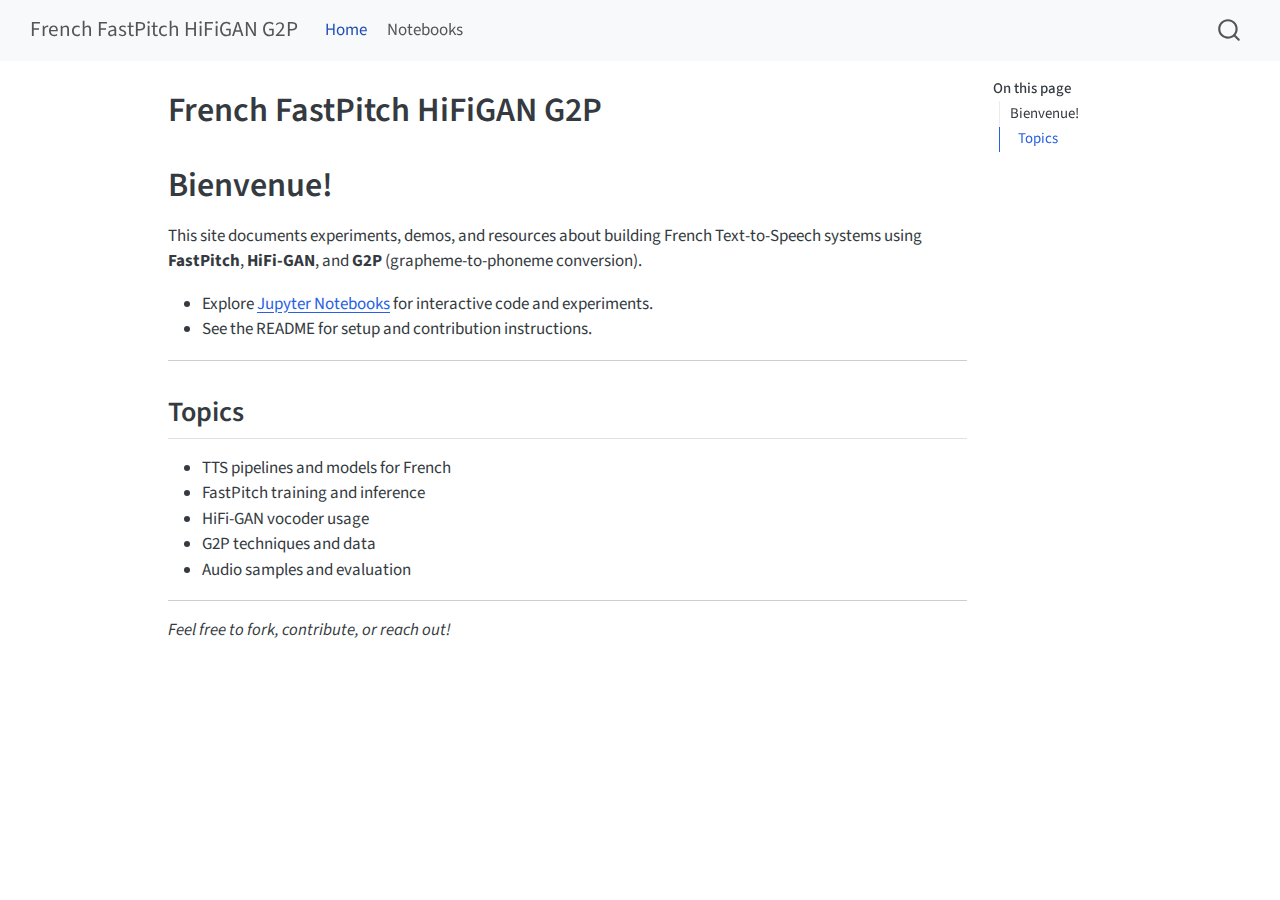
<file: docs/index.html>
<!DOCTYPE html>
<html xmlns="http://www.w3.org/1999/xhtml" lang="en" xml:lang="en"><head>

<meta charset="utf-8">
<meta name="generator" content="quarto-1.7.33">

<meta name="viewport" content="width=device-width, initial-scale=1.0, user-scalable=yes">


<title>French FastPitch HiFiGAN G2P</title>
<style>
code{white-space: pre-wrap;}
span.smallcaps{font-variant: small-caps;}
div.columns{display: flex; gap: min(4vw, 1.5em);}
div.column{flex: auto; overflow-x: auto;}
div.hanging-indent{margin-left: 1.5em; text-indent: -1.5em;}
ul.task-list{list-style: none;}
ul.task-list li input[type="checkbox"] {
  width: 0.8em;
  margin: 0 0.8em 0.2em -1em; /* quarto-specific, see https://github.com/quarto-dev/quarto-cli/issues/4556 */ 
  vertical-align: middle;
}
</style>


<script src="site_libs/quarto-nav/quarto-nav.js"></script>
<script src="site_libs/quarto-nav/headroom.min.js"></script>
<script src="site_libs/clipboard/clipboard.min.js"></script>
<script src="site_libs/quarto-search/autocomplete.umd.js"></script>
<script src="site_libs/quarto-search/fuse.min.js"></script>
<script src="site_libs/quarto-search/quarto-search.js"></script>
<meta name="quarto:offset" content="./">
<script src="site_libs/quarto-html/quarto.js" type="module"></script>
<script src="site_libs/quarto-html/tabsets/tabsets.js" type="module"></script>
<script src="site_libs/quarto-html/popper.min.js"></script>
<script src="site_libs/quarto-html/tippy.umd.min.js"></script>
<script src="site_libs/quarto-html/anchor.min.js"></script>
<link href="site_libs/quarto-html/tippy.css" rel="stylesheet">
<link href="site_libs/quarto-html/quarto-syntax-highlighting-ea385d0e468b0dd5ea5bf0780b1290d9.css" rel="stylesheet" id="quarto-text-highlighting-styles">
<script src="site_libs/bootstrap/bootstrap.min.js"></script>
<link href="site_libs/bootstrap/bootstrap-icons.css" rel="stylesheet">
<link href="site_libs/bootstrap/bootstrap-2c767a0663e2d499f2a945abae1c9cec.min.css" rel="stylesheet" append-hash="true" id="quarto-bootstrap" data-mode="light">
<script id="quarto-search-options" type="application/json">{
  "location": "navbar",
  "copy-button": false,
  "collapse-after": 3,
  "panel-placement": "end",
  "type": "overlay",
  "limit": 50,
  "keyboard-shortcut": [
    "f",
    "/",
    "s"
  ],
  "show-item-context": false,
  "language": {
    "search-no-results-text": "No results",
    "search-matching-documents-text": "matching documents",
    "search-copy-link-title": "Copy link to search",
    "search-hide-matches-text": "Hide additional matches",
    "search-more-match-text": "more match in this document",
    "search-more-matches-text": "more matches in this document",
    "search-clear-button-title": "Clear",
    "search-text-placeholder": "",
    "search-detached-cancel-button-title": "Cancel",
    "search-submit-button-title": "Submit",
    "search-label": "Search"
  }
}</script>


</head>

<body class="nav-fixed quarto-light">

<div id="quarto-search-results"></div>
  <header id="quarto-header" class="headroom fixed-top">
    <nav class="navbar navbar-expand-lg " data-bs-theme="dark">
      <div class="navbar-container container-fluid">
      <div class="navbar-brand-container mx-auto">
    <a class="navbar-brand" href="./index.html">
    <span class="navbar-title">French FastPitch HiFiGAN G2P</span>
    </a>
  </div>
            <div id="quarto-search" class="" title="Search"></div>
          <button class="navbar-toggler" type="button" data-bs-toggle="collapse" data-bs-target="#navbarCollapse" aria-controls="navbarCollapse" role="menu" aria-expanded="false" aria-label="Toggle navigation" onclick="if (window.quartoToggleHeadroom) { window.quartoToggleHeadroom(); }">
  <span class="navbar-toggler-icon"></span>
</button>
          <div class="collapse navbar-collapse" id="navbarCollapse">
            <ul class="navbar-nav navbar-nav-scroll me-auto">
  <li class="nav-item">
    <a class="nav-link active" href="./index.html" aria-current="page"> 
<span class="menu-text">Home</span></a>
  </li>  
  <li class="nav-item">
    <a class="nav-link" href="./notebooks/fastpitch-hifigan-demo.html"> 
<span class="menu-text">Notebooks</span></a>
  </li>  
</ul>
          </div> <!-- /navcollapse -->
            <div class="quarto-navbar-tools">
</div>
      </div> <!-- /container-fluid -->
    </nav>
</header>
<!-- content -->
<div id="quarto-content" class="quarto-container page-columns page-rows-contents page-layout-article page-navbar">
<!-- sidebar -->
<!-- margin-sidebar -->
    <div id="quarto-margin-sidebar" class="sidebar margin-sidebar">
        <nav id="TOC" role="doc-toc" class="toc-active">
    <h2 id="toc-title">On this page</h2>
   
  <ul>
  <li><a href="#bienvenue" id="toc-bienvenue" class="nav-link active" data-scroll-target="#bienvenue">Bienvenue!</a>
  <ul class="collapse">
  <li><a href="#topics" id="toc-topics" class="nav-link" data-scroll-target="#topics">Topics</a></li>
  </ul></li>
  </ul>
</nav>
    </div>
<!-- main -->
<main class="content" id="quarto-document-content">

<header id="title-block-header" class="quarto-title-block default">
<div class="quarto-title">
<h1 class="title">French FastPitch HiFiGAN G2P</h1>
</div>



<div class="quarto-title-meta">

    
  
    
  </div>
  


</header>


<section id="bienvenue" class="level1">
<h1>Bienvenue!</h1>
<p>This site documents experiments, demos, and resources about building French Text-to-Speech systems using <strong>FastPitch</strong>, <strong>HiFi-GAN</strong>, and <strong>G2P</strong> (grapheme-to-phoneme conversion).</p>
<ul>
<li>Explore <a href="./notebooks/fastpitch-hifigan-demo.html">Jupyter Notebooks</a> for interactive code and experiments.</li>
<li>See the README for setup and contribution instructions.</li>
</ul>
<hr>
<section id="topics" class="level2">
<h2 class="anchored" data-anchor-id="topics">Topics</h2>
<ul>
<li>TTS pipelines and models for French</li>
<li>FastPitch training and inference</li>
<li>HiFi-GAN vocoder usage</li>
<li>G2P techniques and data</li>
<li>Audio samples and evaluation</li>
</ul>
<hr>
<p><em>Feel free to fork, contribute, or reach out!</em></p>


</section>
</section>

</main> <!-- /main -->
<script id="quarto-html-after-body" type="application/javascript">
  window.document.addEventListener("DOMContentLoaded", function (event) {
    const icon = "";
    const anchorJS = new window.AnchorJS();
    anchorJS.options = {
      placement: 'right',
      icon: icon
    };
    anchorJS.add('.anchored');
    const isCodeAnnotation = (el) => {
      for (const clz of el.classList) {
        if (clz.startsWith('code-annotation-')) {                     
          return true;
        }
      }
      return false;
    }
    const onCopySuccess = function(e) {
      // button target
      const button = e.trigger;
      // don't keep focus
      button.blur();
      // flash "checked"
      button.classList.add('code-copy-button-checked');
      var currentTitle = button.getAttribute("title");
      button.setAttribute("title", "Copied!");
      let tooltip;
      if (window.bootstrap) {
        button.setAttribute("data-bs-toggle", "tooltip");
        button.setAttribute("data-bs-placement", "left");
        button.setAttribute("data-bs-title", "Copied!");
        tooltip = new bootstrap.Tooltip(button, 
          { trigger: "manual", 
            customClass: "code-copy-button-tooltip",
            offset: [0, -8]});
        tooltip.show();    
      }
      setTimeout(function() {
        if (tooltip) {
          tooltip.hide();
          button.removeAttribute("data-bs-title");
          button.removeAttribute("data-bs-toggle");
          button.removeAttribute("data-bs-placement");
        }
        button.setAttribute("title", currentTitle);
        button.classList.remove('code-copy-button-checked');
      }, 1000);
      // clear code selection
      e.clearSelection();
    }
    const getTextToCopy = function(trigger) {
        const codeEl = trigger.previousElementSibling.cloneNode(true);
        for (const childEl of codeEl.children) {
          if (isCodeAnnotation(childEl)) {
            childEl.remove();
          }
        }
        return codeEl.innerText;
    }
    const clipboard = new window.ClipboardJS('.code-copy-button:not([data-in-quarto-modal])', {
      text: getTextToCopy
    });
    clipboard.on('success', onCopySuccess);
    if (window.document.getElementById('quarto-embedded-source-code-modal')) {
      const clipboardModal = new window.ClipboardJS('.code-copy-button[data-in-quarto-modal]', {
        text: getTextToCopy,
        container: window.document.getElementById('quarto-embedded-source-code-modal')
      });
      clipboardModal.on('success', onCopySuccess);
    }
      var localhostRegex = new RegExp(/^(?:http|https):\/\/localhost\:?[0-9]*\//);
      var mailtoRegex = new RegExp(/^mailto:/);
        var filterRegex = new RegExp('/' + window.location.host + '/');
      var isInternal = (href) => {
          return filterRegex.test(href) || localhostRegex.test(href) || mailtoRegex.test(href);
      }
      // Inspect non-navigation links and adorn them if external
     var links = window.document.querySelectorAll('a[href]:not(.nav-link):not(.navbar-brand):not(.toc-action):not(.sidebar-link):not(.sidebar-item-toggle):not(.pagination-link):not(.no-external):not([aria-hidden]):not(.dropdown-item):not(.quarto-navigation-tool):not(.about-link)');
      for (var i=0; i<links.length; i++) {
        const link = links[i];
        if (!isInternal(link.href)) {
          // undo the damage that might have been done by quarto-nav.js in the case of
          // links that we want to consider external
          if (link.dataset.originalHref !== undefined) {
            link.href = link.dataset.originalHref;
          }
        }
      }
    function tippyHover(el, contentFn, onTriggerFn, onUntriggerFn) {
      const config = {
        allowHTML: true,
        maxWidth: 500,
        delay: 100,
        arrow: false,
        appendTo: function(el) {
            return el.parentElement;
        },
        interactive: true,
        interactiveBorder: 10,
        theme: 'quarto',
        placement: 'bottom-start',
      };
      if (contentFn) {
        config.content = contentFn;
      }
      if (onTriggerFn) {
        config.onTrigger = onTriggerFn;
      }
      if (onUntriggerFn) {
        config.onUntrigger = onUntriggerFn;
      }
      window.tippy(el, config); 
    }
    const noterefs = window.document.querySelectorAll('a[role="doc-noteref"]');
    for (var i=0; i<noterefs.length; i++) {
      const ref = noterefs[i];
      tippyHover(ref, function() {
        // use id or data attribute instead here
        let href = ref.getAttribute('data-footnote-href') || ref.getAttribute('href');
        try { href = new URL(href).hash; } catch {}
        const id = href.replace(/^#\/?/, "");
        const note = window.document.getElementById(id);
        if (note) {
          return note.innerHTML;
        } else {
          return "";
        }
      });
    }
    const xrefs = window.document.querySelectorAll('a.quarto-xref');
    const processXRef = (id, note) => {
      // Strip column container classes
      const stripColumnClz = (el) => {
        el.classList.remove("page-full", "page-columns");
        if (el.children) {
          for (const child of el.children) {
            stripColumnClz(child);
          }
        }
      }
      stripColumnClz(note)
      if (id === null || id.startsWith('sec-')) {
        // Special case sections, only their first couple elements
        const container = document.createElement("div");
        if (note.children && note.children.length > 2) {
          container.appendChild(note.children[0].cloneNode(true));
          for (let i = 1; i < note.children.length; i++) {
            const child = note.children[i];
            if (child.tagName === "P" && child.innerText === "") {
              continue;
            } else {
              container.appendChild(child.cloneNode(true));
              break;
            }
          }
          if (window.Quarto?.typesetMath) {
            window.Quarto.typesetMath(container);
          }
          return container.innerHTML
        } else {
          if (window.Quarto?.typesetMath) {
            window.Quarto.typesetMath(note);
          }
          return note.innerHTML;
        }
      } else {
        // Remove any anchor links if they are present
        const anchorLink = note.querySelector('a.anchorjs-link');
        if (anchorLink) {
          anchorLink.remove();
        }
        if (window.Quarto?.typesetMath) {
          window.Quarto.typesetMath(note);
        }
        if (note.classList.contains("callout")) {
          return note.outerHTML;
        } else {
          return note.innerHTML;
        }
      }
    }
    for (var i=0; i<xrefs.length; i++) {
      const xref = xrefs[i];
      tippyHover(xref, undefined, function(instance) {
        instance.disable();
        let url = xref.getAttribute('href');
        let hash = undefined; 
        if (url.startsWith('#')) {
          hash = url;
        } else {
          try { hash = new URL(url).hash; } catch {}
        }
        if (hash) {
          const id = hash.replace(/^#\/?/, "");
          const note = window.document.getElementById(id);
          if (note !== null) {
            try {
              const html = processXRef(id, note.cloneNode(true));
              instance.setContent(html);
            } finally {
              instance.enable();
              instance.show();
            }
          } else {
            // See if we can fetch this
            fetch(url.split('#')[0])
            .then(res => res.text())
            .then(html => {
              const parser = new DOMParser();
              const htmlDoc = parser.parseFromString(html, "text/html");
              const note = htmlDoc.getElementById(id);
              if (note !== null) {
                const html = processXRef(id, note);
                instance.setContent(html);
              } 
            }).finally(() => {
              instance.enable();
              instance.show();
            });
          }
        } else {
          // See if we can fetch a full url (with no hash to target)
          // This is a special case and we should probably do some content thinning / targeting
          fetch(url)
          .then(res => res.text())
          .then(html => {
            const parser = new DOMParser();
            const htmlDoc = parser.parseFromString(html, "text/html");
            const note = htmlDoc.querySelector('main.content');
            if (note !== null) {
              // This should only happen for chapter cross references
              // (since there is no id in the URL)
              // remove the first header
              if (note.children.length > 0 && note.children[0].tagName === "HEADER") {
                note.children[0].remove();
              }
              const html = processXRef(null, note);
              instance.setContent(html);
            } 
          }).finally(() => {
            instance.enable();
            instance.show();
          });
        }
      }, function(instance) {
      });
    }
        let selectedAnnoteEl;
        const selectorForAnnotation = ( cell, annotation) => {
          let cellAttr = 'data-code-cell="' + cell + '"';
          let lineAttr = 'data-code-annotation="' +  annotation + '"';
          const selector = 'span[' + cellAttr + '][' + lineAttr + ']';
          return selector;
        }
        const selectCodeLines = (annoteEl) => {
          const doc = window.document;
          const targetCell = annoteEl.getAttribute("data-target-cell");
          const targetAnnotation = annoteEl.getAttribute("data-target-annotation");
          const annoteSpan = window.document.querySelector(selectorForAnnotation(targetCell, targetAnnotation));
          const lines = annoteSpan.getAttribute("data-code-lines").split(",");
          const lineIds = lines.map((line) => {
            return targetCell + "-" + line;
          })
          let top = null;
          let height = null;
          let parent = null;
          if (lineIds.length > 0) {
              //compute the position of the single el (top and bottom and make a div)
              const el = window.document.getElementById(lineIds[0]);
              top = el.offsetTop;
              height = el.offsetHeight;
              parent = el.parentElement.parentElement;
            if (lineIds.length > 1) {
              const lastEl = window.document.getElementById(lineIds[lineIds.length - 1]);
              const bottom = lastEl.offsetTop + lastEl.offsetHeight;
              height = bottom - top;
            }
            if (top !== null && height !== null && parent !== null) {
              // cook up a div (if necessary) and position it 
              let div = window.document.getElementById("code-annotation-line-highlight");
              if (div === null) {
                div = window.document.createElement("div");
                div.setAttribute("id", "code-annotation-line-highlight");
                div.style.position = 'absolute';
                parent.appendChild(div);
              }
              div.style.top = top - 2 + "px";
              div.style.height = height + 4 + "px";
              div.style.left = 0;
              let gutterDiv = window.document.getElementById("code-annotation-line-highlight-gutter");
              if (gutterDiv === null) {
                gutterDiv = window.document.createElement("div");
                gutterDiv.setAttribute("id", "code-annotation-line-highlight-gutter");
                gutterDiv.style.position = 'absolute';
                const codeCell = window.document.getElementById(targetCell);
                const gutter = codeCell.querySelector('.code-annotation-gutter');
                gutter.appendChild(gutterDiv);
              }
              gutterDiv.style.top = top - 2 + "px";
              gutterDiv.style.height = height + 4 + "px";
            }
            selectedAnnoteEl = annoteEl;
          }
        };
        const unselectCodeLines = () => {
          const elementsIds = ["code-annotation-line-highlight", "code-annotation-line-highlight-gutter"];
          elementsIds.forEach((elId) => {
            const div = window.document.getElementById(elId);
            if (div) {
              div.remove();
            }
          });
          selectedAnnoteEl = undefined;
        };
          // Handle positioning of the toggle
      window.addEventListener(
        "resize",
        throttle(() => {
          elRect = undefined;
          if (selectedAnnoteEl) {
            selectCodeLines(selectedAnnoteEl);
          }
        }, 10)
      );
      function throttle(fn, ms) {
      let throttle = false;
      let timer;
        return (...args) => {
          if(!throttle) { // first call gets through
              fn.apply(this, args);
              throttle = true;
          } else { // all the others get throttled
              if(timer) clearTimeout(timer); // cancel #2
              timer = setTimeout(() => {
                fn.apply(this, args);
                timer = throttle = false;
              }, ms);
          }
        };
      }
        // Attach click handler to the DT
        const annoteDls = window.document.querySelectorAll('dt[data-target-cell]');
        for (const annoteDlNode of annoteDls) {
          annoteDlNode.addEventListener('click', (event) => {
            const clickedEl = event.target;
            if (clickedEl !== selectedAnnoteEl) {
              unselectCodeLines();
              const activeEl = window.document.querySelector('dt[data-target-cell].code-annotation-active');
              if (activeEl) {
                activeEl.classList.remove('code-annotation-active');
              }
              selectCodeLines(clickedEl);
              clickedEl.classList.add('code-annotation-active');
            } else {
              // Unselect the line
              unselectCodeLines();
              clickedEl.classList.remove('code-annotation-active');
            }
          });
        }
    const findCites = (el) => {
      const parentEl = el.parentElement;
      if (parentEl) {
        const cites = parentEl.dataset.cites;
        if (cites) {
          return {
            el,
            cites: cites.split(' ')
          };
        } else {
          return findCites(el.parentElement)
        }
      } else {
        return undefined;
      }
    };
    var bibliorefs = window.document.querySelectorAll('a[role="doc-biblioref"]');
    for (var i=0; i<bibliorefs.length; i++) {
      const ref = bibliorefs[i];
      const citeInfo = findCites(ref);
      if (citeInfo) {
        tippyHover(citeInfo.el, function() {
          var popup = window.document.createElement('div');
          citeInfo.cites.forEach(function(cite) {
            var citeDiv = window.document.createElement('div');
            citeDiv.classList.add('hanging-indent');
            citeDiv.classList.add('csl-entry');
            var biblioDiv = window.document.getElementById('ref-' + cite);
            if (biblioDiv) {
              citeDiv.innerHTML = biblioDiv.innerHTML;
            }
            popup.appendChild(citeDiv);
          });
          return popup.innerHTML;
        });
      }
    }
  });
  </script>
</div> <!-- /content -->




</body></html>
</file>
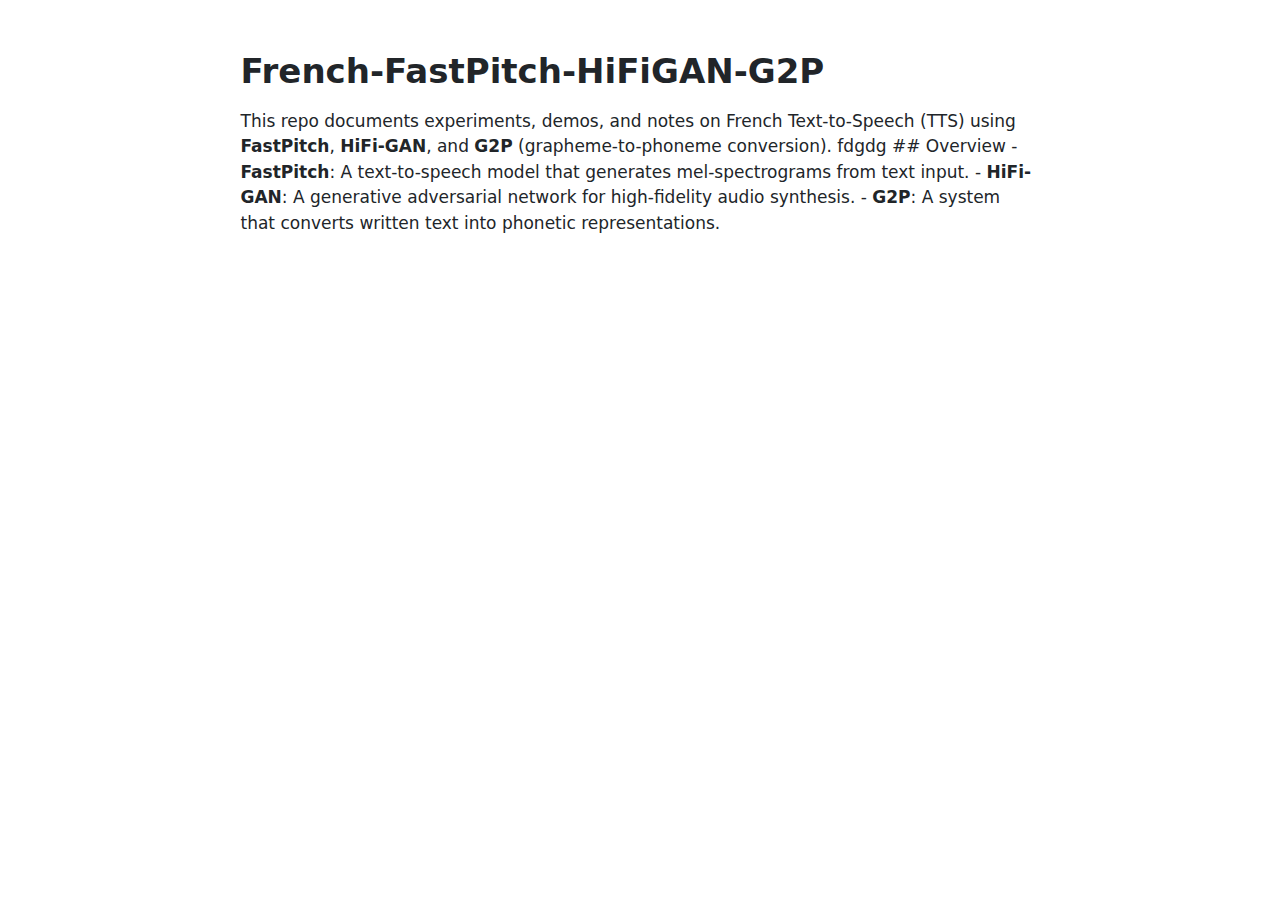
<file: README.html>
<!DOCTYPE html>
<html xmlns="http://www.w3.org/1999/xhtml" lang="en" xml:lang="en"><head>

<meta charset="utf-8">
<meta name="generator" content="quarto-1.7.33">

<meta name="viewport" content="width=device-width, initial-scale=1.0, user-scalable=yes">


<title>readme</title>
<style>
code{white-space: pre-wrap;}
span.smallcaps{font-variant: small-caps;}
div.columns{display: flex; gap: min(4vw, 1.5em);}
div.column{flex: auto; overflow-x: auto;}
div.hanging-indent{margin-left: 1.5em; text-indent: -1.5em;}
ul.task-list{list-style: none;}
ul.task-list li input[type="checkbox"] {
  width: 0.8em;
  margin: 0 0.8em 0.2em -1em; /* quarto-specific, see https://github.com/quarto-dev/quarto-cli/issues/4556 */ 
  vertical-align: middle;
}
</style>


<script src="README_files/libs/clipboard/clipboard.min.js"></script>
<script src="README_files/libs/quarto-html/quarto.js" type="module"></script>
<script src="README_files/libs/quarto-html/tabsets/tabsets.js" type="module"></script>
<script src="README_files/libs/quarto-html/popper.min.js"></script>
<script src="README_files/libs/quarto-html/tippy.umd.min.js"></script>
<script src="README_files/libs/quarto-html/anchor.min.js"></script>
<link href="README_files/libs/quarto-html/tippy.css" rel="stylesheet">
<link href="README_files/libs/quarto-html/quarto-syntax-highlighting-ea385d0e468b0dd5ea5bf0780b1290d9.css" rel="stylesheet" id="quarto-text-highlighting-styles">
<script src="README_files/libs/bootstrap/bootstrap.min.js"></script>
<link href="README_files/libs/bootstrap/bootstrap-icons.css" rel="stylesheet">
<link href="README_files/libs/bootstrap/bootstrap-e2797ab153308025947e3152d44d2b7b.min.css" rel="stylesheet" append-hash="true" id="quarto-bootstrap" data-mode="light">


</head>

<body class="fullcontent quarto-light">

<div id="quarto-content" class="page-columns page-rows-contents page-layout-article">

<main class="content" id="quarto-document-content">




<section id="french-fastpitch-hifigan-g2p" class="level1">
<h1>French-FastPitch-HiFiGAN-G2P</h1>
<p>This repo documents experiments, demos, and notes on French Text-to-Speech (TTS) using <strong>FastPitch</strong>, <strong>HiFi-GAN</strong>, and <strong>G2P</strong> (grapheme-to-phoneme conversion). fdgdg ## Overview - <strong>FastPitch</strong>: A text-to-speech model that generates mel-spectrograms from text input. - <strong>HiFi-GAN</strong>: A generative adversarial network for high-fidelity audio synthesis. - <strong>G2P</strong>: A system that converts written text into phonetic representations.</p>
</section>

</main>
<!-- /main column -->
<script id="quarto-html-after-body" type="application/javascript">
  window.document.addEventListener("DOMContentLoaded", function (event) {
    const icon = "";
    const anchorJS = new window.AnchorJS();
    anchorJS.options = {
      placement: 'right',
      icon: icon
    };
    anchorJS.add('.anchored');
    const isCodeAnnotation = (el) => {
      for (const clz of el.classList) {
        if (clz.startsWith('code-annotation-')) {                     
          return true;
        }
      }
      return false;
    }
    const onCopySuccess = function(e) {
      // button target
      const button = e.trigger;
      // don't keep focus
      button.blur();
      // flash "checked"
      button.classList.add('code-copy-button-checked');
      var currentTitle = button.getAttribute("title");
      button.setAttribute("title", "Copied!");
      let tooltip;
      if (window.bootstrap) {
        button.setAttribute("data-bs-toggle", "tooltip");
        button.setAttribute("data-bs-placement", "left");
        button.setAttribute("data-bs-title", "Copied!");
        tooltip = new bootstrap.Tooltip(button, 
          { trigger: "manual", 
            customClass: "code-copy-button-tooltip",
            offset: [0, -8]});
        tooltip.show();    
      }
      setTimeout(function() {
        if (tooltip) {
          tooltip.hide();
          button.removeAttribute("data-bs-title");
          button.removeAttribute("data-bs-toggle");
          button.removeAttribute("data-bs-placement");
        }
        button.setAttribute("title", currentTitle);
        button.classList.remove('code-copy-button-checked');
      }, 1000);
      // clear code selection
      e.clearSelection();
    }
    const getTextToCopy = function(trigger) {
        const codeEl = trigger.previousElementSibling.cloneNode(true);
        for (const childEl of codeEl.children) {
          if (isCodeAnnotation(childEl)) {
            childEl.remove();
          }
        }
        return codeEl.innerText;
    }
    const clipboard = new window.ClipboardJS('.code-copy-button:not([data-in-quarto-modal])', {
      text: getTextToCopy
    });
    clipboard.on('success', onCopySuccess);
    if (window.document.getElementById('quarto-embedded-source-code-modal')) {
      const clipboardModal = new window.ClipboardJS('.code-copy-button[data-in-quarto-modal]', {
        text: getTextToCopy,
        container: window.document.getElementById('quarto-embedded-source-code-modal')
      });
      clipboardModal.on('success', onCopySuccess);
    }
      var localhostRegex = new RegExp(/^(?:http|https):\/\/localhost\:?[0-9]*\//);
      var mailtoRegex = new RegExp(/^mailto:/);
        var filterRegex = new RegExp('/' + window.location.host + '/');
      var isInternal = (href) => {
          return filterRegex.test(href) || localhostRegex.test(href) || mailtoRegex.test(href);
      }
      // Inspect non-navigation links and adorn them if external
     var links = window.document.querySelectorAll('a[href]:not(.nav-link):not(.navbar-brand):not(.toc-action):not(.sidebar-link):not(.sidebar-item-toggle):not(.pagination-link):not(.no-external):not([aria-hidden]):not(.dropdown-item):not(.quarto-navigation-tool):not(.about-link)');
      for (var i=0; i<links.length; i++) {
        const link = links[i];
        if (!isInternal(link.href)) {
          // undo the damage that might have been done by quarto-nav.js in the case of
          // links that we want to consider external
          if (link.dataset.originalHref !== undefined) {
            link.href = link.dataset.originalHref;
          }
        }
      }
    function tippyHover(el, contentFn, onTriggerFn, onUntriggerFn) {
      const config = {
        allowHTML: true,
        maxWidth: 500,
        delay: 100,
        arrow: false,
        appendTo: function(el) {
            return el.parentElement;
        },
        interactive: true,
        interactiveBorder: 10,
        theme: 'quarto',
        placement: 'bottom-start',
      };
      if (contentFn) {
        config.content = contentFn;
      }
      if (onTriggerFn) {
        config.onTrigger = onTriggerFn;
      }
      if (onUntriggerFn) {
        config.onUntrigger = onUntriggerFn;
      }
      window.tippy(el, config); 
    }
    const noterefs = window.document.querySelectorAll('a[role="doc-noteref"]');
    for (var i=0; i<noterefs.length; i++) {
      const ref = noterefs[i];
      tippyHover(ref, function() {
        // use id or data attribute instead here
        let href = ref.getAttribute('data-footnote-href') || ref.getAttribute('href');
        try { href = new URL(href).hash; } catch {}
        const id = href.replace(/^#\/?/, "");
        const note = window.document.getElementById(id);
        if (note) {
          return note.innerHTML;
        } else {
          return "";
        }
      });
    }
    const xrefs = window.document.querySelectorAll('a.quarto-xref');
    const processXRef = (id, note) => {
      // Strip column container classes
      const stripColumnClz = (el) => {
        el.classList.remove("page-full", "page-columns");
        if (el.children) {
          for (const child of el.children) {
            stripColumnClz(child);
          }
        }
      }
      stripColumnClz(note)
      if (id === null || id.startsWith('sec-')) {
        // Special case sections, only their first couple elements
        const container = document.createElement("div");
        if (note.children && note.children.length > 2) {
          container.appendChild(note.children[0].cloneNode(true));
          for (let i = 1; i < note.children.length; i++) {
            const child = note.children[i];
            if (child.tagName === "P" && child.innerText === "") {
              continue;
            } else {
              container.appendChild(child.cloneNode(true));
              break;
            }
          }
          if (window.Quarto?.typesetMath) {
            window.Quarto.typesetMath(container);
          }
          return container.innerHTML
        } else {
          if (window.Quarto?.typesetMath) {
            window.Quarto.typesetMath(note);
          }
          return note.innerHTML;
        }
      } else {
        // Remove any anchor links if they are present
        const anchorLink = note.querySelector('a.anchorjs-link');
        if (anchorLink) {
          anchorLink.remove();
        }
        if (window.Quarto?.typesetMath) {
          window.Quarto.typesetMath(note);
        }
        if (note.classList.contains("callout")) {
          return note.outerHTML;
        } else {
          return note.innerHTML;
        }
      }
    }
    for (var i=0; i<xrefs.length; i++) {
      const xref = xrefs[i];
      tippyHover(xref, undefined, function(instance) {
        instance.disable();
        let url = xref.getAttribute('href');
        let hash = undefined; 
        if (url.startsWith('#')) {
          hash = url;
        } else {
          try { hash = new URL(url).hash; } catch {}
        }
        if (hash) {
          const id = hash.replace(/^#\/?/, "");
          const note = window.document.getElementById(id);
          if (note !== null) {
            try {
              const html = processXRef(id, note.cloneNode(true));
              instance.setContent(html);
            } finally {
              instance.enable();
              instance.show();
            }
          } else {
            // See if we can fetch this
            fetch(url.split('#')[0])
            .then(res => res.text())
            .then(html => {
              const parser = new DOMParser();
              const htmlDoc = parser.parseFromString(html, "text/html");
              const note = htmlDoc.getElementById(id);
              if (note !== null) {
                const html = processXRef(id, note);
                instance.setContent(html);
              } 
            }).finally(() => {
              instance.enable();
              instance.show();
            });
          }
        } else {
          // See if we can fetch a full url (with no hash to target)
          // This is a special case and we should probably do some content thinning / targeting
          fetch(url)
          .then(res => res.text())
          .then(html => {
            const parser = new DOMParser();
            const htmlDoc = parser.parseFromString(html, "text/html");
            const note = htmlDoc.querySelector('main.content');
            if (note !== null) {
              // This should only happen for chapter cross references
              // (since there is no id in the URL)
              // remove the first header
              if (note.children.length > 0 && note.children[0].tagName === "HEADER") {
                note.children[0].remove();
              }
              const html = processXRef(null, note);
              instance.setContent(html);
            } 
          }).finally(() => {
            instance.enable();
            instance.show();
          });
        }
      }, function(instance) {
      });
    }
        let selectedAnnoteEl;
        const selectorForAnnotation = ( cell, annotation) => {
          let cellAttr = 'data-code-cell="' + cell + '"';
          let lineAttr = 'data-code-annotation="' +  annotation + '"';
          const selector = 'span[' + cellAttr + '][' + lineAttr + ']';
          return selector;
        }
        const selectCodeLines = (annoteEl) => {
          const doc = window.document;
          const targetCell = annoteEl.getAttribute("data-target-cell");
          const targetAnnotation = annoteEl.getAttribute("data-target-annotation");
          const annoteSpan = window.document.querySelector(selectorForAnnotation(targetCell, targetAnnotation));
          const lines = annoteSpan.getAttribute("data-code-lines").split(",");
          const lineIds = lines.map((line) => {
            return targetCell + "-" + line;
          })
          let top = null;
          let height = null;
          let parent = null;
          if (lineIds.length > 0) {
              //compute the position of the single el (top and bottom and make a div)
              const el = window.document.getElementById(lineIds[0]);
              top = el.offsetTop;
              height = el.offsetHeight;
              parent = el.parentElement.parentElement;
            if (lineIds.length > 1) {
              const lastEl = window.document.getElementById(lineIds[lineIds.length - 1]);
              const bottom = lastEl.offsetTop + lastEl.offsetHeight;
              height = bottom - top;
            }
            if (top !== null && height !== null && parent !== null) {
              // cook up a div (if necessary) and position it 
              let div = window.document.getElementById("code-annotation-line-highlight");
              if (div === null) {
                div = window.document.createElement("div");
                div.setAttribute("id", "code-annotation-line-highlight");
                div.style.position = 'absolute';
                parent.appendChild(div);
              }
              div.style.top = top - 2 + "px";
              div.style.height = height + 4 + "px";
              div.style.left = 0;
              let gutterDiv = window.document.getElementById("code-annotation-line-highlight-gutter");
              if (gutterDiv === null) {
                gutterDiv = window.document.createElement("div");
                gutterDiv.setAttribute("id", "code-annotation-line-highlight-gutter");
                gutterDiv.style.position = 'absolute';
                const codeCell = window.document.getElementById(targetCell);
                const gutter = codeCell.querySelector('.code-annotation-gutter');
                gutter.appendChild(gutterDiv);
              }
              gutterDiv.style.top = top - 2 + "px";
              gutterDiv.style.height = height + 4 + "px";
            }
            selectedAnnoteEl = annoteEl;
          }
        };
        const unselectCodeLines = () => {
          const elementsIds = ["code-annotation-line-highlight", "code-annotation-line-highlight-gutter"];
          elementsIds.forEach((elId) => {
            const div = window.document.getElementById(elId);
            if (div) {
              div.remove();
            }
          });
          selectedAnnoteEl = undefined;
        };
          // Handle positioning of the toggle
      window.addEventListener(
        "resize",
        throttle(() => {
          elRect = undefined;
          if (selectedAnnoteEl) {
            selectCodeLines(selectedAnnoteEl);
          }
        }, 10)
      );
      function throttle(fn, ms) {
      let throttle = false;
      let timer;
        return (...args) => {
          if(!throttle) { // first call gets through
              fn.apply(this, args);
              throttle = true;
          } else { // all the others get throttled
              if(timer) clearTimeout(timer); // cancel #2
              timer = setTimeout(() => {
                fn.apply(this, args);
                timer = throttle = false;
              }, ms);
          }
        };
      }
        // Attach click handler to the DT
        const annoteDls = window.document.querySelectorAll('dt[data-target-cell]');
        for (const annoteDlNode of annoteDls) {
          annoteDlNode.addEventListener('click', (event) => {
            const clickedEl = event.target;
            if (clickedEl !== selectedAnnoteEl) {
              unselectCodeLines();
              const activeEl = window.document.querySelector('dt[data-target-cell].code-annotation-active');
              if (activeEl) {
                activeEl.classList.remove('code-annotation-active');
              }
              selectCodeLines(clickedEl);
              clickedEl.classList.add('code-annotation-active');
            } else {
              // Unselect the line
              unselectCodeLines();
              clickedEl.classList.remove('code-annotation-active');
            }
          });
        }
    const findCites = (el) => {
      const parentEl = el.parentElement;
      if (parentEl) {
        const cites = parentEl.dataset.cites;
        if (cites) {
          return {
            el,
            cites: cites.split(' ')
          };
        } else {
          return findCites(el.parentElement)
        }
      } else {
        return undefined;
      }
    };
    var bibliorefs = window.document.querySelectorAll('a[role="doc-biblioref"]');
    for (var i=0; i<bibliorefs.length; i++) {
      const ref = bibliorefs[i];
      const citeInfo = findCites(ref);
      if (citeInfo) {
        tippyHover(citeInfo.el, function() {
          var popup = window.document.createElement('div');
          citeInfo.cites.forEach(function(cite) {
            var citeDiv = window.document.createElement('div');
            citeDiv.classList.add('hanging-indent');
            citeDiv.classList.add('csl-entry');
            var biblioDiv = window.document.getElementById('ref-' + cite);
            if (biblioDiv) {
              citeDiv.innerHTML = biblioDiv.innerHTML;
            }
            popup.appendChild(citeDiv);
          });
          return popup.innerHTML;
        });
      }
    }
  });
  </script>
</div> <!-- /content -->




</body></html>
</file>
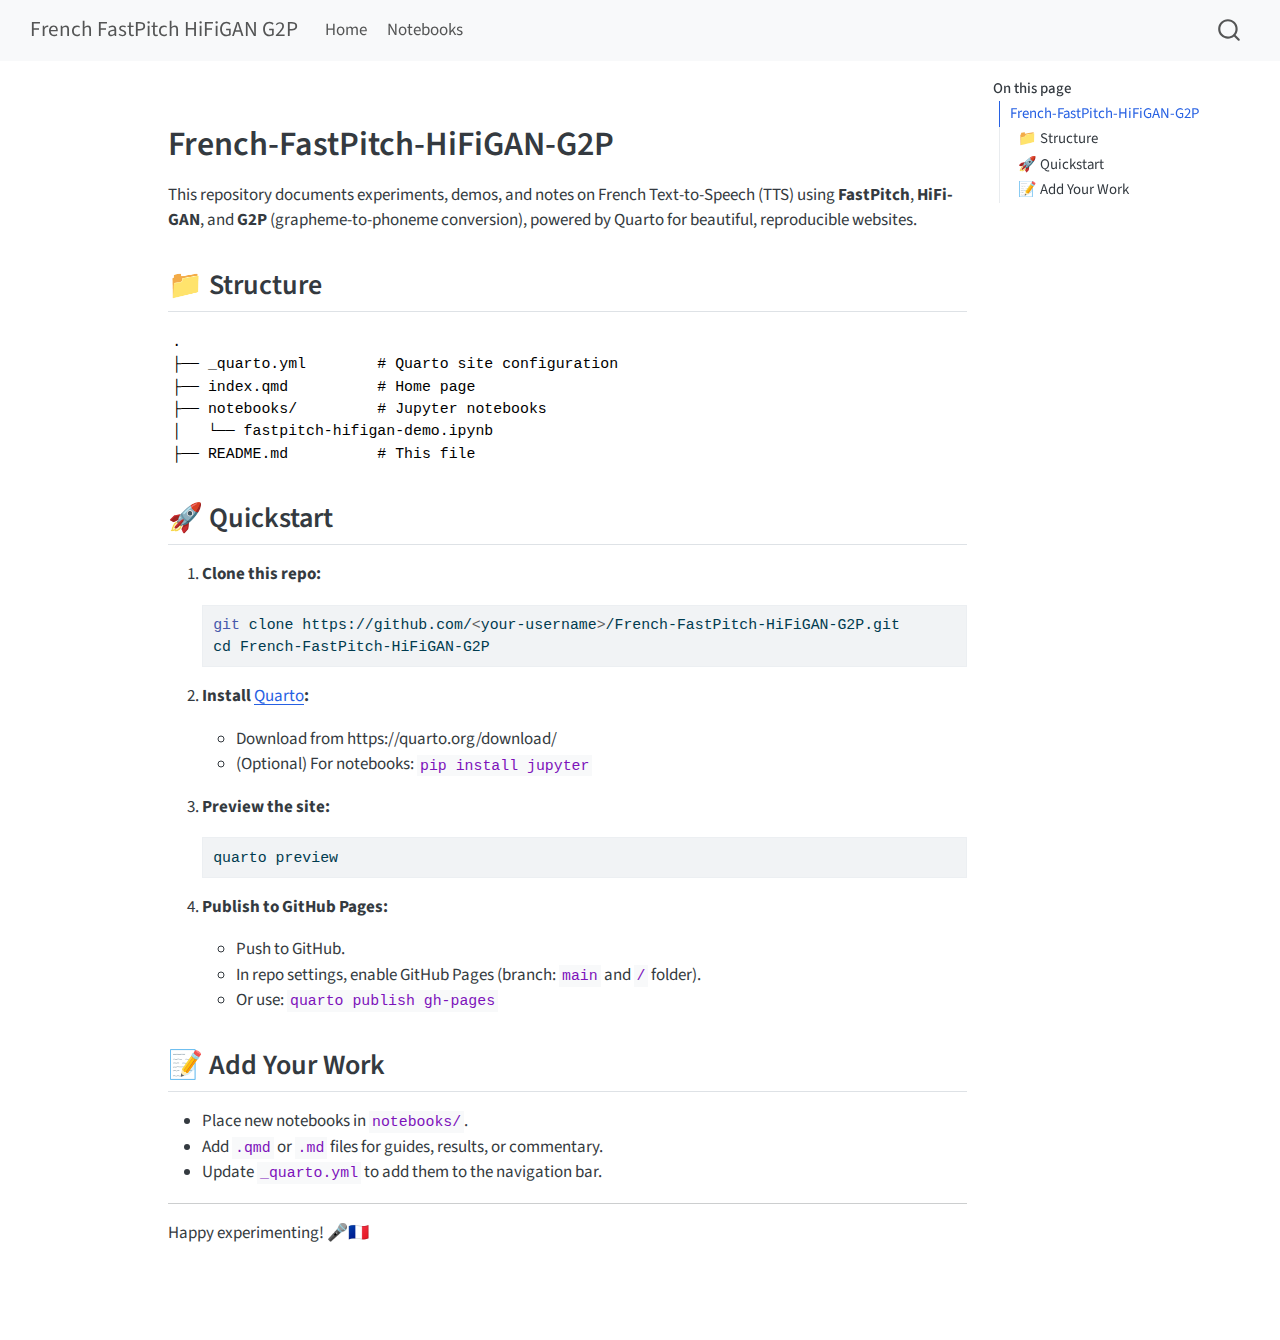
<file: docs/README_GP.html>
<!DOCTYPE html>
<html xmlns="http://www.w3.org/1999/xhtml" lang="en" xml:lang="en"><head>

<meta charset="utf-8">
<meta name="generator" content="quarto-1.7.33">

<meta name="viewport" content="width=device-width, initial-scale=1.0, user-scalable=yes">


<title>readme_gp – French FastPitch HiFiGAN G2P</title>
<style>
code{white-space: pre-wrap;}
span.smallcaps{font-variant: small-caps;}
div.columns{display: flex; gap: min(4vw, 1.5em);}
div.column{flex: auto; overflow-x: auto;}
div.hanging-indent{margin-left: 1.5em; text-indent: -1.5em;}
ul.task-list{list-style: none;}
ul.task-list li input[type="checkbox"] {
  width: 0.8em;
  margin: 0 0.8em 0.2em -1em; /* quarto-specific, see https://github.com/quarto-dev/quarto-cli/issues/4556 */ 
  vertical-align: middle;
}
/* CSS for syntax highlighting */
html { -webkit-text-size-adjust: 100%; }
pre > code.sourceCode { white-space: pre; position: relative; }
pre > code.sourceCode > span { display: inline-block; line-height: 1.25; }
pre > code.sourceCode > span:empty { height: 1.2em; }
.sourceCode { overflow: visible; }
code.sourceCode > span { color: inherit; text-decoration: inherit; }
div.sourceCode { margin: 1em 0; }
pre.sourceCode { margin: 0; }
@media screen {
div.sourceCode { overflow: auto; }
}
@media print {
pre > code.sourceCode { white-space: pre-wrap; }
pre > code.sourceCode > span { text-indent: -5em; padding-left: 5em; }
}
pre.numberSource code
  { counter-reset: source-line 0; }
pre.numberSource code > span
  { position: relative; left: -4em; counter-increment: source-line; }
pre.numberSource code > span > a:first-child::before
  { content: counter(source-line);
    position: relative; left: -1em; text-align: right; vertical-align: baseline;
    border: none; display: inline-block;
    -webkit-touch-callout: none; -webkit-user-select: none;
    -khtml-user-select: none; -moz-user-select: none;
    -ms-user-select: none; user-select: none;
    padding: 0 4px; width: 4em;
  }
pre.numberSource { margin-left: 3em;  padding-left: 4px; }
div.sourceCode
  {   }
@media screen {
pre > code.sourceCode > span > a:first-child::before { text-decoration: underline; }
}
</style>


<script src="site_libs/quarto-nav/quarto-nav.js"></script>
<script src="site_libs/quarto-nav/headroom.min.js"></script>
<script src="site_libs/clipboard/clipboard.min.js"></script>
<script src="site_libs/quarto-search/autocomplete.umd.js"></script>
<script src="site_libs/quarto-search/fuse.min.js"></script>
<script src="site_libs/quarto-search/quarto-search.js"></script>
<meta name="quarto:offset" content="./">
<script src="site_libs/quarto-html/quarto.js" type="module"></script>
<script src="site_libs/quarto-html/tabsets/tabsets.js" type="module"></script>
<script src="site_libs/quarto-html/popper.min.js"></script>
<script src="site_libs/quarto-html/tippy.umd.min.js"></script>
<script src="site_libs/quarto-html/anchor.min.js"></script>
<link href="site_libs/quarto-html/tippy.css" rel="stylesheet">
<link href="site_libs/quarto-html/quarto-syntax-highlighting-ea385d0e468b0dd5ea5bf0780b1290d9.css" rel="stylesheet" id="quarto-text-highlighting-styles">
<script src="site_libs/bootstrap/bootstrap.min.js"></script>
<link href="site_libs/bootstrap/bootstrap-icons.css" rel="stylesheet">
<link href="site_libs/bootstrap/bootstrap-2c767a0663e2d499f2a945abae1c9cec.min.css" rel="stylesheet" append-hash="true" id="quarto-bootstrap" data-mode="light">
<script id="quarto-search-options" type="application/json">{
  "location": "navbar",
  "copy-button": false,
  "collapse-after": 3,
  "panel-placement": "end",
  "type": "overlay",
  "limit": 50,
  "keyboard-shortcut": [
    "f",
    "/",
    "s"
  ],
  "show-item-context": false,
  "language": {
    "search-no-results-text": "No results",
    "search-matching-documents-text": "matching documents",
    "search-copy-link-title": "Copy link to search",
    "search-hide-matches-text": "Hide additional matches",
    "search-more-match-text": "more match in this document",
    "search-more-matches-text": "more matches in this document",
    "search-clear-button-title": "Clear",
    "search-text-placeholder": "",
    "search-detached-cancel-button-title": "Cancel",
    "search-submit-button-title": "Submit",
    "search-label": "Search"
  }
}</script>


</head>

<body class="nav-fixed quarto-light">

<div id="quarto-search-results"></div>
  <header id="quarto-header" class="headroom fixed-top">
    <nav class="navbar navbar-expand-lg " data-bs-theme="dark">
      <div class="navbar-container container-fluid">
      <div class="navbar-brand-container mx-auto">
    <a class="navbar-brand" href="./index.html">
    <span class="navbar-title">French FastPitch HiFiGAN G2P</span>
    </a>
  </div>
            <div id="quarto-search" class="" title="Search"></div>
          <button class="navbar-toggler" type="button" data-bs-toggle="collapse" data-bs-target="#navbarCollapse" aria-controls="navbarCollapse" role="menu" aria-expanded="false" aria-label="Toggle navigation" onclick="if (window.quartoToggleHeadroom) { window.quartoToggleHeadroom(); }">
  <span class="navbar-toggler-icon"></span>
</button>
          <div class="collapse navbar-collapse" id="navbarCollapse">
            <ul class="navbar-nav navbar-nav-scroll me-auto">
  <li class="nav-item">
    <a class="nav-link" href="./index.html"> 
<span class="menu-text">Home</span></a>
  </li>  
  <li class="nav-item">
    <a class="nav-link" href="./notebooks/fastpitch-hifigan-demo.html"> 
<span class="menu-text">Notebooks</span></a>
  </li>  
</ul>
          </div> <!-- /navcollapse -->
            <div class="quarto-navbar-tools">
</div>
      </div> <!-- /container-fluid -->
    </nav>
</header>
<!-- content -->
<div id="quarto-content" class="quarto-container page-columns page-rows-contents page-layout-article page-navbar">
<!-- sidebar -->
<!-- margin-sidebar -->
    <div id="quarto-margin-sidebar" class="sidebar margin-sidebar">
        <nav id="TOC" role="doc-toc" class="toc-active">
    <h2 id="toc-title">On this page</h2>
   
  <ul>
  <li><a href="#french-fastpitch-hifigan-g2p" id="toc-french-fastpitch-hifigan-g2p" class="nav-link active" data-scroll-target="#french-fastpitch-hifigan-g2p">French-FastPitch-HiFiGAN-G2P</a>
  <ul class="collapse">
  <li><a href="#structure" id="toc-structure" class="nav-link" data-scroll-target="#structure">📁 Structure</a></li>
  <li><a href="#quickstart" id="toc-quickstart" class="nav-link" data-scroll-target="#quickstart">🚀 Quickstart</a></li>
  <li><a href="#add-your-work" id="toc-add-your-work" class="nav-link" data-scroll-target="#add-your-work">📝 Add Your Work</a></li>
  </ul></li>
  </ul>
</nav>
    </div>
<!-- main -->
<main class="content" id="quarto-document-content"><header id="title-block-header" class="quarto-title-block"></header>




<section id="french-fastpitch-hifigan-g2p" class="level1">
<h1>French-FastPitch-HiFiGAN-G2P</h1>
<p>This repository documents experiments, demos, and notes on French Text-to-Speech (TTS) using <strong>FastPitch</strong>, <strong>HiFi-GAN</strong>, and <strong>G2P</strong> (grapheme-to-phoneme conversion), powered by Quarto for beautiful, reproducible websites.</p>
<section id="structure" class="level2">
<h2 class="anchored" data-anchor-id="structure">📁 Structure</h2>
<pre><code>.
├── _quarto.yml        # Quarto site configuration
├── index.qmd          # Home page
├── notebooks/         # Jupyter notebooks
│   └── fastpitch-hifigan-demo.ipynb
├── README.md          # This file</code></pre>
</section>
<section id="quickstart" class="level2">
<h2 class="anchored" data-anchor-id="quickstart">🚀 Quickstart</h2>
<ol type="1">
<li><p><strong>Clone this repo:</strong></p>
<div class="sourceCode" id="cb2"><pre class="sourceCode sh code-with-copy"><code class="sourceCode bash"><span id="cb2-1"><a href="#cb2-1" aria-hidden="true" tabindex="-1"></a><span class="fu">git</span> clone https://github.com/<span class="op">&lt;</span>your-username<span class="op">&gt;</span>/French-FastPitch-HiFiGAN-G2P.git</span>
<span id="cb2-2"><a href="#cb2-2" aria-hidden="true" tabindex="-1"></a><span class="bu">cd</span> French-FastPitch-HiFiGAN-G2P</span></code><button title="Copy to Clipboard" class="code-copy-button"><i class="bi"></i></button></pre></div></li>
<li><p><strong>Install <a href="https://quarto.org/docs/get-started/">Quarto</a>:</strong></p>
<ul>
<li>Download from https://quarto.org/download/</li>
<li>(Optional) For notebooks: <code>pip install jupyter</code></li>
</ul></li>
<li><p><strong>Preview the site:</strong></p>
<div class="sourceCode" id="cb3"><pre class="sourceCode sh code-with-copy"><code class="sourceCode bash"><span id="cb3-1"><a href="#cb3-1" aria-hidden="true" tabindex="-1"></a><span class="ex">quarto</span> preview</span></code><button title="Copy to Clipboard" class="code-copy-button"><i class="bi"></i></button></pre></div></li>
<li><p><strong>Publish to GitHub Pages:</strong></p>
<ul>
<li>Push to GitHub.</li>
<li>In repo settings, enable GitHub Pages (branch: <code>main</code> and <code>/</code> folder).</li>
<li>Or use: <code>quarto publish gh-pages</code></li>
</ul></li>
</ol>
</section>
<section id="add-your-work" class="level2">
<h2 class="anchored" data-anchor-id="add-your-work">📝 Add Your Work</h2>
<ul>
<li>Place new notebooks in <code>notebooks/</code>.</li>
<li>Add <code>.qmd</code> or <code>.md</code> files for guides, results, or commentary.</li>
<li>Update <code>_quarto.yml</code> to add them to the navigation bar.</li>
</ul>
<hr>
<p>Happy experimenting! 🎤🇫🇷</p>


</section>
</section>

</main> <!-- /main -->
<script id="quarto-html-after-body" type="application/javascript">
  window.document.addEventListener("DOMContentLoaded", function (event) {
    const icon = "";
    const anchorJS = new window.AnchorJS();
    anchorJS.options = {
      placement: 'right',
      icon: icon
    };
    anchorJS.add('.anchored');
    const isCodeAnnotation = (el) => {
      for (const clz of el.classList) {
        if (clz.startsWith('code-annotation-')) {                     
          return true;
        }
      }
      return false;
    }
    const onCopySuccess = function(e) {
      // button target
      const button = e.trigger;
      // don't keep focus
      button.blur();
      // flash "checked"
      button.classList.add('code-copy-button-checked');
      var currentTitle = button.getAttribute("title");
      button.setAttribute("title", "Copied!");
      let tooltip;
      if (window.bootstrap) {
        button.setAttribute("data-bs-toggle", "tooltip");
        button.setAttribute("data-bs-placement", "left");
        button.setAttribute("data-bs-title", "Copied!");
        tooltip = new bootstrap.Tooltip(button, 
          { trigger: "manual", 
            customClass: "code-copy-button-tooltip",
            offset: [0, -8]});
        tooltip.show();    
      }
      setTimeout(function() {
        if (tooltip) {
          tooltip.hide();
          button.removeAttribute("data-bs-title");
          button.removeAttribute("data-bs-toggle");
          button.removeAttribute("data-bs-placement");
        }
        button.setAttribute("title", currentTitle);
        button.classList.remove('code-copy-button-checked');
      }, 1000);
      // clear code selection
      e.clearSelection();
    }
    const getTextToCopy = function(trigger) {
        const codeEl = trigger.previousElementSibling.cloneNode(true);
        for (const childEl of codeEl.children) {
          if (isCodeAnnotation(childEl)) {
            childEl.remove();
          }
        }
        return codeEl.innerText;
    }
    const clipboard = new window.ClipboardJS('.code-copy-button:not([data-in-quarto-modal])', {
      text: getTextToCopy
    });
    clipboard.on('success', onCopySuccess);
    if (window.document.getElementById('quarto-embedded-source-code-modal')) {
      const clipboardModal = new window.ClipboardJS('.code-copy-button[data-in-quarto-modal]', {
        text: getTextToCopy,
        container: window.document.getElementById('quarto-embedded-source-code-modal')
      });
      clipboardModal.on('success', onCopySuccess);
    }
      var localhostRegex = new RegExp(/^(?:http|https):\/\/localhost\:?[0-9]*\//);
      var mailtoRegex = new RegExp(/^mailto:/);
        var filterRegex = new RegExp('/' + window.location.host + '/');
      var isInternal = (href) => {
          return filterRegex.test(href) || localhostRegex.test(href) || mailtoRegex.test(href);
      }
      // Inspect non-navigation links and adorn them if external
     var links = window.document.querySelectorAll('a[href]:not(.nav-link):not(.navbar-brand):not(.toc-action):not(.sidebar-link):not(.sidebar-item-toggle):not(.pagination-link):not(.no-external):not([aria-hidden]):not(.dropdown-item):not(.quarto-navigation-tool):not(.about-link)');
      for (var i=0; i<links.length; i++) {
        const link = links[i];
        if (!isInternal(link.href)) {
          // undo the damage that might have been done by quarto-nav.js in the case of
          // links that we want to consider external
          if (link.dataset.originalHref !== undefined) {
            link.href = link.dataset.originalHref;
          }
        }
      }
    function tippyHover(el, contentFn, onTriggerFn, onUntriggerFn) {
      const config = {
        allowHTML: true,
        maxWidth: 500,
        delay: 100,
        arrow: false,
        appendTo: function(el) {
            return el.parentElement;
        },
        interactive: true,
        interactiveBorder: 10,
        theme: 'quarto',
        placement: 'bottom-start',
      };
      if (contentFn) {
        config.content = contentFn;
      }
      if (onTriggerFn) {
        config.onTrigger = onTriggerFn;
      }
      if (onUntriggerFn) {
        config.onUntrigger = onUntriggerFn;
      }
      window.tippy(el, config); 
    }
    const noterefs = window.document.querySelectorAll('a[role="doc-noteref"]');
    for (var i=0; i<noterefs.length; i++) {
      const ref = noterefs[i];
      tippyHover(ref, function() {
        // use id or data attribute instead here
        let href = ref.getAttribute('data-footnote-href') || ref.getAttribute('href');
        try { href = new URL(href).hash; } catch {}
        const id = href.replace(/^#\/?/, "");
        const note = window.document.getElementById(id);
        if (note) {
          return note.innerHTML;
        } else {
          return "";
        }
      });
    }
    const xrefs = window.document.querySelectorAll('a.quarto-xref');
    const processXRef = (id, note) => {
      // Strip column container classes
      const stripColumnClz = (el) => {
        el.classList.remove("page-full", "page-columns");
        if (el.children) {
          for (const child of el.children) {
            stripColumnClz(child);
          }
        }
      }
      stripColumnClz(note)
      if (id === null || id.startsWith('sec-')) {
        // Special case sections, only their first couple elements
        const container = document.createElement("div");
        if (note.children && note.children.length > 2) {
          container.appendChild(note.children[0].cloneNode(true));
          for (let i = 1; i < note.children.length; i++) {
            const child = note.children[i];
            if (child.tagName === "P" && child.innerText === "") {
              continue;
            } else {
              container.appendChild(child.cloneNode(true));
              break;
            }
          }
          if (window.Quarto?.typesetMath) {
            window.Quarto.typesetMath(container);
          }
          return container.innerHTML
        } else {
          if (window.Quarto?.typesetMath) {
            window.Quarto.typesetMath(note);
          }
          return note.innerHTML;
        }
      } else {
        // Remove any anchor links if they are present
        const anchorLink = note.querySelector('a.anchorjs-link');
        if (anchorLink) {
          anchorLink.remove();
        }
        if (window.Quarto?.typesetMath) {
          window.Quarto.typesetMath(note);
        }
        if (note.classList.contains("callout")) {
          return note.outerHTML;
        } else {
          return note.innerHTML;
        }
      }
    }
    for (var i=0; i<xrefs.length; i++) {
      const xref = xrefs[i];
      tippyHover(xref, undefined, function(instance) {
        instance.disable();
        let url = xref.getAttribute('href');
        let hash = undefined; 
        if (url.startsWith('#')) {
          hash = url;
        } else {
          try { hash = new URL(url).hash; } catch {}
        }
        if (hash) {
          const id = hash.replace(/^#\/?/, "");
          const note = window.document.getElementById(id);
          if (note !== null) {
            try {
              const html = processXRef(id, note.cloneNode(true));
              instance.setContent(html);
            } finally {
              instance.enable();
              instance.show();
            }
          } else {
            // See if we can fetch this
            fetch(url.split('#')[0])
            .then(res => res.text())
            .then(html => {
              const parser = new DOMParser();
              const htmlDoc = parser.parseFromString(html, "text/html");
              const note = htmlDoc.getElementById(id);
              if (note !== null) {
                const html = processXRef(id, note);
                instance.setContent(html);
              } 
            }).finally(() => {
              instance.enable();
              instance.show();
            });
          }
        } else {
          // See if we can fetch a full url (with no hash to target)
          // This is a special case and we should probably do some content thinning / targeting
          fetch(url)
          .then(res => res.text())
          .then(html => {
            const parser = new DOMParser();
            const htmlDoc = parser.parseFromString(html, "text/html");
            const note = htmlDoc.querySelector('main.content');
            if (note !== null) {
              // This should only happen for chapter cross references
              // (since there is no id in the URL)
              // remove the first header
              if (note.children.length > 0 && note.children[0].tagName === "HEADER") {
                note.children[0].remove();
              }
              const html = processXRef(null, note);
              instance.setContent(html);
            } 
          }).finally(() => {
            instance.enable();
            instance.show();
          });
        }
      }, function(instance) {
      });
    }
        let selectedAnnoteEl;
        const selectorForAnnotation = ( cell, annotation) => {
          let cellAttr = 'data-code-cell="' + cell + '"';
          let lineAttr = 'data-code-annotation="' +  annotation + '"';
          const selector = 'span[' + cellAttr + '][' + lineAttr + ']';
          return selector;
        }
        const selectCodeLines = (annoteEl) => {
          const doc = window.document;
          const targetCell = annoteEl.getAttribute("data-target-cell");
          const targetAnnotation = annoteEl.getAttribute("data-target-annotation");
          const annoteSpan = window.document.querySelector(selectorForAnnotation(targetCell, targetAnnotation));
          const lines = annoteSpan.getAttribute("data-code-lines").split(",");
          const lineIds = lines.map((line) => {
            return targetCell + "-" + line;
          })
          let top = null;
          let height = null;
          let parent = null;
          if (lineIds.length > 0) {
              //compute the position of the single el (top and bottom and make a div)
              const el = window.document.getElementById(lineIds[0]);
              top = el.offsetTop;
              height = el.offsetHeight;
              parent = el.parentElement.parentElement;
            if (lineIds.length > 1) {
              const lastEl = window.document.getElementById(lineIds[lineIds.length - 1]);
              const bottom = lastEl.offsetTop + lastEl.offsetHeight;
              height = bottom - top;
            }
            if (top !== null && height !== null && parent !== null) {
              // cook up a div (if necessary) and position it 
              let div = window.document.getElementById("code-annotation-line-highlight");
              if (div === null) {
                div = window.document.createElement("div");
                div.setAttribute("id", "code-annotation-line-highlight");
                div.style.position = 'absolute';
                parent.appendChild(div);
              }
              div.style.top = top - 2 + "px";
              div.style.height = height + 4 + "px";
              div.style.left = 0;
              let gutterDiv = window.document.getElementById("code-annotation-line-highlight-gutter");
              if (gutterDiv === null) {
                gutterDiv = window.document.createElement("div");
                gutterDiv.setAttribute("id", "code-annotation-line-highlight-gutter");
                gutterDiv.style.position = 'absolute';
                const codeCell = window.document.getElementById(targetCell);
                const gutter = codeCell.querySelector('.code-annotation-gutter');
                gutter.appendChild(gutterDiv);
              }
              gutterDiv.style.top = top - 2 + "px";
              gutterDiv.style.height = height + 4 + "px";
            }
            selectedAnnoteEl = annoteEl;
          }
        };
        const unselectCodeLines = () => {
          const elementsIds = ["code-annotation-line-highlight", "code-annotation-line-highlight-gutter"];
          elementsIds.forEach((elId) => {
            const div = window.document.getElementById(elId);
            if (div) {
              div.remove();
            }
          });
          selectedAnnoteEl = undefined;
        };
          // Handle positioning of the toggle
      window.addEventListener(
        "resize",
        throttle(() => {
          elRect = undefined;
          if (selectedAnnoteEl) {
            selectCodeLines(selectedAnnoteEl);
          }
        }, 10)
      );
      function throttle(fn, ms) {
      let throttle = false;
      let timer;
        return (...args) => {
          if(!throttle) { // first call gets through
              fn.apply(this, args);
              throttle = true;
          } else { // all the others get throttled
              if(timer) clearTimeout(timer); // cancel #2
              timer = setTimeout(() => {
                fn.apply(this, args);
                timer = throttle = false;
              }, ms);
          }
        };
      }
        // Attach click handler to the DT
        const annoteDls = window.document.querySelectorAll('dt[data-target-cell]');
        for (const annoteDlNode of annoteDls) {
          annoteDlNode.addEventListener('click', (event) => {
            const clickedEl = event.target;
            if (clickedEl !== selectedAnnoteEl) {
              unselectCodeLines();
              const activeEl = window.document.querySelector('dt[data-target-cell].code-annotation-active');
              if (activeEl) {
                activeEl.classList.remove('code-annotation-active');
              }
              selectCodeLines(clickedEl);
              clickedEl.classList.add('code-annotation-active');
            } else {
              // Unselect the line
              unselectCodeLines();
              clickedEl.classList.remove('code-annotation-active');
            }
          });
        }
    const findCites = (el) => {
      const parentEl = el.parentElement;
      if (parentEl) {
        const cites = parentEl.dataset.cites;
        if (cites) {
          return {
            el,
            cites: cites.split(' ')
          };
        } else {
          return findCites(el.parentElement)
        }
      } else {
        return undefined;
      }
    };
    var bibliorefs = window.document.querySelectorAll('a[role="doc-biblioref"]');
    for (var i=0; i<bibliorefs.length; i++) {
      const ref = bibliorefs[i];
      const citeInfo = findCites(ref);
      if (citeInfo) {
        tippyHover(citeInfo.el, function() {
          var popup = window.document.createElement('div');
          citeInfo.cites.forEach(function(cite) {
            var citeDiv = window.document.createElement('div');
            citeDiv.classList.add('hanging-indent');
            citeDiv.classList.add('csl-entry');
            var biblioDiv = window.document.getElementById('ref-' + cite);
            if (biblioDiv) {
              citeDiv.innerHTML = biblioDiv.innerHTML;
            }
            popup.appendChild(citeDiv);
          });
          return popup.innerHTML;
        });
      }
    }
  });
  </script>
</div> <!-- /content -->




</body></html>
</file>
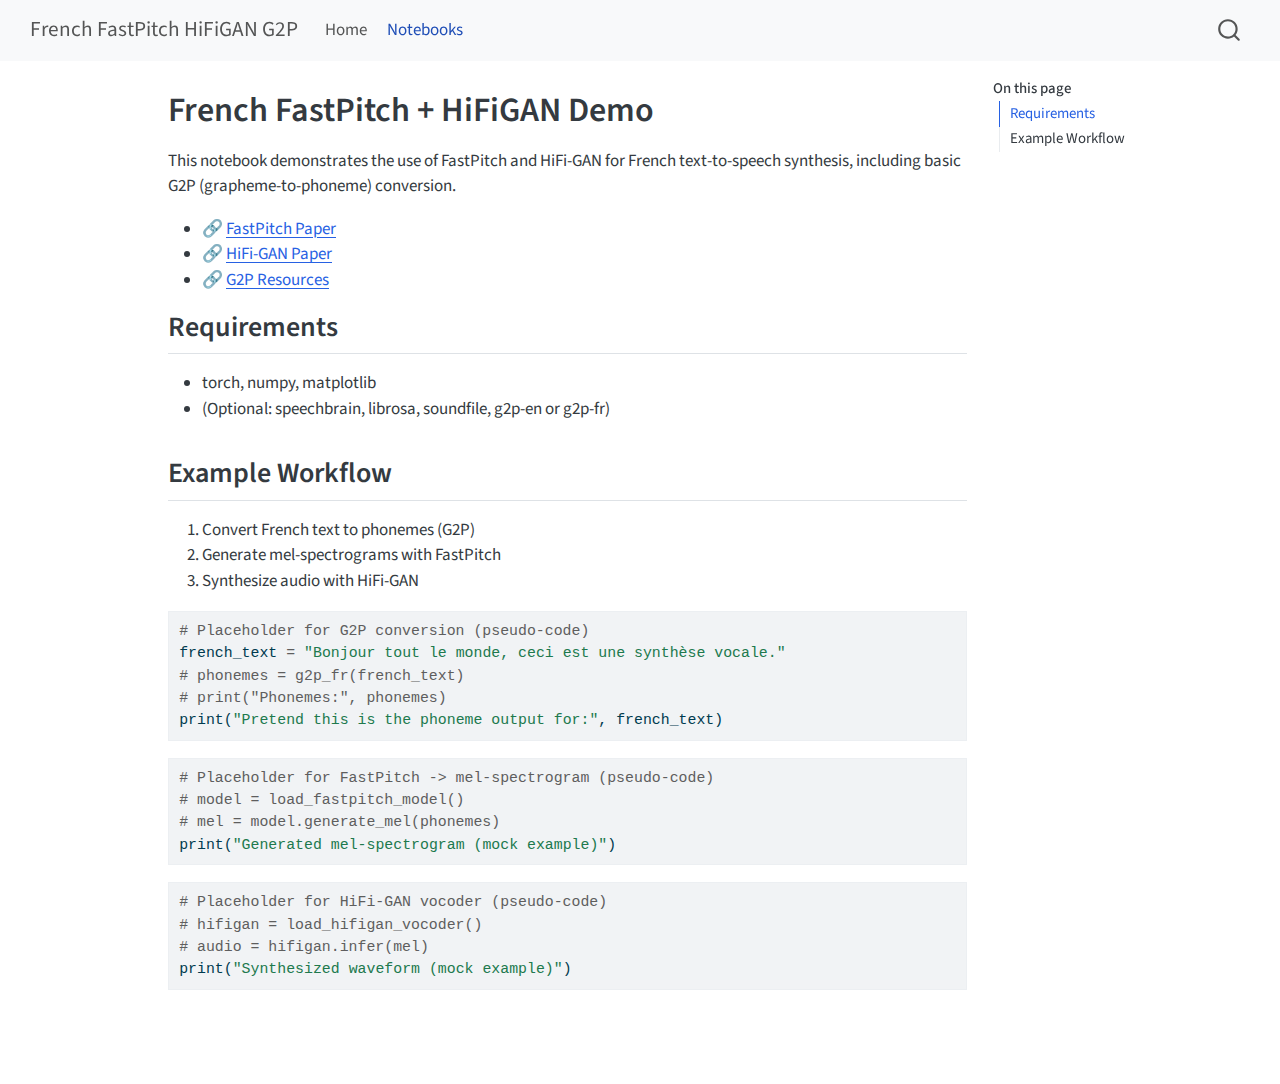
<file: docs/notebooks/fastpitch-hifigan-demo.html>
<!DOCTYPE html>
<html xmlns="http://www.w3.org/1999/xhtml" lang="en" xml:lang="en"><head>

<meta charset="utf-8">
<meta name="generator" content="quarto-1.7.33">

<meta name="viewport" content="width=device-width, initial-scale=1.0, user-scalable=yes">


<title>French FastPitch + HiFiGAN Demo – French FastPitch HiFiGAN G2P</title>
<style>
code{white-space: pre-wrap;}
span.smallcaps{font-variant: small-caps;}
div.columns{display: flex; gap: min(4vw, 1.5em);}
div.column{flex: auto; overflow-x: auto;}
div.hanging-indent{margin-left: 1.5em; text-indent: -1.5em;}
ul.task-list{list-style: none;}
ul.task-list li input[type="checkbox"] {
  width: 0.8em;
  margin: 0 0.8em 0.2em -1em; /* quarto-specific, see https://github.com/quarto-dev/quarto-cli/issues/4556 */ 
  vertical-align: middle;
}
/* CSS for syntax highlighting */
html { -webkit-text-size-adjust: 100%; }
pre > code.sourceCode { white-space: pre; position: relative; }
pre > code.sourceCode > span { display: inline-block; line-height: 1.25; }
pre > code.sourceCode > span:empty { height: 1.2em; }
.sourceCode { overflow: visible; }
code.sourceCode > span { color: inherit; text-decoration: inherit; }
div.sourceCode { margin: 1em 0; }
pre.sourceCode { margin: 0; }
@media screen {
div.sourceCode { overflow: auto; }
}
@media print {
pre > code.sourceCode { white-space: pre-wrap; }
pre > code.sourceCode > span { text-indent: -5em; padding-left: 5em; }
}
pre.numberSource code
  { counter-reset: source-line 0; }
pre.numberSource code > span
  { position: relative; left: -4em; counter-increment: source-line; }
pre.numberSource code > span > a:first-child::before
  { content: counter(source-line);
    position: relative; left: -1em; text-align: right; vertical-align: baseline;
    border: none; display: inline-block;
    -webkit-touch-callout: none; -webkit-user-select: none;
    -khtml-user-select: none; -moz-user-select: none;
    -ms-user-select: none; user-select: none;
    padding: 0 4px; width: 4em;
  }
pre.numberSource { margin-left: 3em;  padding-left: 4px; }
div.sourceCode
  {   }
@media screen {
pre > code.sourceCode > span > a:first-child::before { text-decoration: underline; }
}
</style>


<script src="../site_libs/quarto-nav/quarto-nav.js"></script>
<script src="../site_libs/quarto-nav/headroom.min.js"></script>
<script src="../site_libs/clipboard/clipboard.min.js"></script>
<script src="../site_libs/quarto-search/autocomplete.umd.js"></script>
<script src="../site_libs/quarto-search/fuse.min.js"></script>
<script src="../site_libs/quarto-search/quarto-search.js"></script>
<meta name="quarto:offset" content="../">
<script src="../site_libs/quarto-html/quarto.js" type="module"></script>
<script src="../site_libs/quarto-html/tabsets/tabsets.js" type="module"></script>
<script src="../site_libs/quarto-html/popper.min.js"></script>
<script src="../site_libs/quarto-html/tippy.umd.min.js"></script>
<script src="../site_libs/quarto-html/anchor.min.js"></script>
<link href="../site_libs/quarto-html/tippy.css" rel="stylesheet">
<link href="../site_libs/quarto-html/quarto-syntax-highlighting-ea385d0e468b0dd5ea5bf0780b1290d9.css" rel="stylesheet" id="quarto-text-highlighting-styles">
<script src="../site_libs/bootstrap/bootstrap.min.js"></script>
<link href="../site_libs/bootstrap/bootstrap-icons.css" rel="stylesheet">
<link href="../site_libs/bootstrap/bootstrap-2c767a0663e2d499f2a945abae1c9cec.min.css" rel="stylesheet" append-hash="true" id="quarto-bootstrap" data-mode="light">
<script id="quarto-search-options" type="application/json">{
  "location": "navbar",
  "copy-button": false,
  "collapse-after": 3,
  "panel-placement": "end",
  "type": "overlay",
  "limit": 50,
  "keyboard-shortcut": [
    "f",
    "/",
    "s"
  ],
  "show-item-context": false,
  "language": {
    "search-no-results-text": "No results",
    "search-matching-documents-text": "matching documents",
    "search-copy-link-title": "Copy link to search",
    "search-hide-matches-text": "Hide additional matches",
    "search-more-match-text": "more match in this document",
    "search-more-matches-text": "more matches in this document",
    "search-clear-button-title": "Clear",
    "search-text-placeholder": "",
    "search-detached-cancel-button-title": "Cancel",
    "search-submit-button-title": "Submit",
    "search-label": "Search"
  }
}</script>


</head>

<body class="nav-fixed quarto-light">

<div id="quarto-search-results"></div>
  <header id="quarto-header" class="headroom fixed-top">
    <nav class="navbar navbar-expand-lg " data-bs-theme="dark">
      <div class="navbar-container container-fluid">
      <div class="navbar-brand-container mx-auto">
    <a class="navbar-brand" href="../index.html">
    <span class="navbar-title">French FastPitch HiFiGAN G2P</span>
    </a>
  </div>
            <div id="quarto-search" class="" title="Search"></div>
          <button class="navbar-toggler" type="button" data-bs-toggle="collapse" data-bs-target="#navbarCollapse" aria-controls="navbarCollapse" role="menu" aria-expanded="false" aria-label="Toggle navigation" onclick="if (window.quartoToggleHeadroom) { window.quartoToggleHeadroom(); }">
  <span class="navbar-toggler-icon"></span>
</button>
          <div class="collapse navbar-collapse" id="navbarCollapse">
            <ul class="navbar-nav navbar-nav-scroll me-auto">
  <li class="nav-item">
    <a class="nav-link" href="../index.html"> 
<span class="menu-text">Home</span></a>
  </li>  
  <li class="nav-item">
    <a class="nav-link active" href="../notebooks/fastpitch-hifigan-demo.html" aria-current="page"> 
<span class="menu-text">Notebooks</span></a>
  </li>  
</ul>
          </div> <!-- /navcollapse -->
            <div class="quarto-navbar-tools">
</div>
      </div> <!-- /container-fluid -->
    </nav>
</header>
<!-- content -->
<div id="quarto-content" class="quarto-container page-columns page-rows-contents page-layout-article page-navbar">
<!-- sidebar -->
<!-- margin-sidebar -->
    <div id="quarto-margin-sidebar" class="sidebar margin-sidebar">
        <nav id="TOC" role="doc-toc" class="toc-active">
    <h2 id="toc-title">On this page</h2>
   
  <ul>
  <li><a href="#requirements" id="toc-requirements" class="nav-link active" data-scroll-target="#requirements">Requirements</a></li>
  <li><a href="#example-workflow" id="toc-example-workflow" class="nav-link" data-scroll-target="#example-workflow">Example Workflow</a></li>
  </ul>
</nav>
    </div>
<!-- main -->
<main class="content" id="quarto-document-content">

<header id="title-block-header" class="quarto-title-block default">
<div class="quarto-title">
<h1 class="title">French FastPitch + HiFiGAN Demo</h1>
</div>



<div class="quarto-title-meta">

    
  
    
  </div>
  


</header>


<p>This notebook demonstrates the use of FastPitch and HiFi-GAN for French text-to-speech synthesis, including basic G2P (grapheme-to-phoneme) conversion.</p>
<ul>
<li>🔗 <a href="https://arxiv.org/abs/2006.06873">FastPitch Paper</a></li>
<li>🔗 <a href="https://arxiv.org/abs/2010.05646">HiFi-GAN Paper</a></li>
<li>🔗 <a href="https://github.com/Kyubyong/g2p">G2P Resources</a></li>
</ul>
<section id="requirements" class="level2">
<h2 class="anchored" data-anchor-id="requirements">Requirements</h2>
<ul>
<li>torch, numpy, matplotlib</li>
<li>(Optional: speechbrain, librosa, soundfile, g2p-en or g2p-fr)</li>
</ul>
</section>
<section id="example-workflow" class="level2">
<h2 class="anchored" data-anchor-id="example-workflow">Example Workflow</h2>
<ol type="1">
<li>Convert French text to phonemes (G2P)</li>
<li>Generate mel-spectrograms with FastPitch</li>
<li>Synthesize audio with HiFi-GAN</li>
</ol>
<div id="cell-2" class="cell">
<div class="sourceCode cell-code" id="cb1"><pre class="sourceCode python code-with-copy"><code class="sourceCode python"><span id="cb1-1"><a href="#cb1-1" aria-hidden="true" tabindex="-1"></a><span class="co"># Placeholder for G2P conversion (pseudo-code)</span></span>
<span id="cb1-2"><a href="#cb1-2" aria-hidden="true" tabindex="-1"></a>french_text <span class="op">=</span> <span class="st">"Bonjour tout le monde, ceci est une synthèse vocale."</span></span>
<span id="cb1-3"><a href="#cb1-3" aria-hidden="true" tabindex="-1"></a><span class="co"># phonemes = g2p_fr(french_text)</span></span>
<span id="cb1-4"><a href="#cb1-4" aria-hidden="true" tabindex="-1"></a><span class="co"># print("Phonemes:", phonemes)</span></span>
<span id="cb1-5"><a href="#cb1-5" aria-hidden="true" tabindex="-1"></a><span class="bu">print</span>(<span class="st">"Pretend this is the phoneme output for:"</span>, french_text)</span></code><button title="Copy to Clipboard" class="code-copy-button"><i class="bi"></i></button></pre></div>
</div>
<div id="cell-3" class="cell">
<div class="sourceCode cell-code" id="cb2"><pre class="sourceCode python code-with-copy"><code class="sourceCode python"><span id="cb2-1"><a href="#cb2-1" aria-hidden="true" tabindex="-1"></a><span class="co"># Placeholder for FastPitch -&gt; mel-spectrogram (pseudo-code)</span></span>
<span id="cb2-2"><a href="#cb2-2" aria-hidden="true" tabindex="-1"></a><span class="co"># model = load_fastpitch_model()</span></span>
<span id="cb2-3"><a href="#cb2-3" aria-hidden="true" tabindex="-1"></a><span class="co"># mel = model.generate_mel(phonemes)</span></span>
<span id="cb2-4"><a href="#cb2-4" aria-hidden="true" tabindex="-1"></a><span class="bu">print</span>(<span class="st">"Generated mel-spectrogram (mock example)"</span>)</span></code><button title="Copy to Clipboard" class="code-copy-button"><i class="bi"></i></button></pre></div>
</div>
<div id="cell-4" class="cell">
<div class="sourceCode cell-code" id="cb3"><pre class="sourceCode python code-with-copy"><code class="sourceCode python"><span id="cb3-1"><a href="#cb3-1" aria-hidden="true" tabindex="-1"></a><span class="co"># Placeholder for HiFi-GAN vocoder (pseudo-code)</span></span>
<span id="cb3-2"><a href="#cb3-2" aria-hidden="true" tabindex="-1"></a><span class="co"># hifigan = load_hifigan_vocoder()</span></span>
<span id="cb3-3"><a href="#cb3-3" aria-hidden="true" tabindex="-1"></a><span class="co"># audio = hifigan.infer(mel)</span></span>
<span id="cb3-4"><a href="#cb3-4" aria-hidden="true" tabindex="-1"></a><span class="bu">print</span>(<span class="st">"Synthesized waveform (mock example)"</span>)</span></code><button title="Copy to Clipboard" class="code-copy-button"><i class="bi"></i></button></pre></div>
</div>


</section>

</main> <!-- /main -->
<script id="quarto-html-after-body" type="application/javascript">
  window.document.addEventListener("DOMContentLoaded", function (event) {
    const icon = "";
    const anchorJS = new window.AnchorJS();
    anchorJS.options = {
      placement: 'right',
      icon: icon
    };
    anchorJS.add('.anchored');
    const isCodeAnnotation = (el) => {
      for (const clz of el.classList) {
        if (clz.startsWith('code-annotation-')) {                     
          return true;
        }
      }
      return false;
    }
    const onCopySuccess = function(e) {
      // button target
      const button = e.trigger;
      // don't keep focus
      button.blur();
      // flash "checked"
      button.classList.add('code-copy-button-checked');
      var currentTitle = button.getAttribute("title");
      button.setAttribute("title", "Copied!");
      let tooltip;
      if (window.bootstrap) {
        button.setAttribute("data-bs-toggle", "tooltip");
        button.setAttribute("data-bs-placement", "left");
        button.setAttribute("data-bs-title", "Copied!");
        tooltip = new bootstrap.Tooltip(button, 
          { trigger: "manual", 
            customClass: "code-copy-button-tooltip",
            offset: [0, -8]});
        tooltip.show();    
      }
      setTimeout(function() {
        if (tooltip) {
          tooltip.hide();
          button.removeAttribute("data-bs-title");
          button.removeAttribute("data-bs-toggle");
          button.removeAttribute("data-bs-placement");
        }
        button.setAttribute("title", currentTitle);
        button.classList.remove('code-copy-button-checked');
      }, 1000);
      // clear code selection
      e.clearSelection();
    }
    const getTextToCopy = function(trigger) {
        const codeEl = trigger.previousElementSibling.cloneNode(true);
        for (const childEl of codeEl.children) {
          if (isCodeAnnotation(childEl)) {
            childEl.remove();
          }
        }
        return codeEl.innerText;
    }
    const clipboard = new window.ClipboardJS('.code-copy-button:not([data-in-quarto-modal])', {
      text: getTextToCopy
    });
    clipboard.on('success', onCopySuccess);
    if (window.document.getElementById('quarto-embedded-source-code-modal')) {
      const clipboardModal = new window.ClipboardJS('.code-copy-button[data-in-quarto-modal]', {
        text: getTextToCopy,
        container: window.document.getElementById('quarto-embedded-source-code-modal')
      });
      clipboardModal.on('success', onCopySuccess);
    }
      var localhostRegex = new RegExp(/^(?:http|https):\/\/localhost\:?[0-9]*\//);
      var mailtoRegex = new RegExp(/^mailto:/);
        var filterRegex = new RegExp('/' + window.location.host + '/');
      var isInternal = (href) => {
          return filterRegex.test(href) || localhostRegex.test(href) || mailtoRegex.test(href);
      }
      // Inspect non-navigation links and adorn them if external
     var links = window.document.querySelectorAll('a[href]:not(.nav-link):not(.navbar-brand):not(.toc-action):not(.sidebar-link):not(.sidebar-item-toggle):not(.pagination-link):not(.no-external):not([aria-hidden]):not(.dropdown-item):not(.quarto-navigation-tool):not(.about-link)');
      for (var i=0; i<links.length; i++) {
        const link = links[i];
        if (!isInternal(link.href)) {
          // undo the damage that might have been done by quarto-nav.js in the case of
          // links that we want to consider external
          if (link.dataset.originalHref !== undefined) {
            link.href = link.dataset.originalHref;
          }
        }
      }
    function tippyHover(el, contentFn, onTriggerFn, onUntriggerFn) {
      const config = {
        allowHTML: true,
        maxWidth: 500,
        delay: 100,
        arrow: false,
        appendTo: function(el) {
            return el.parentElement;
        },
        interactive: true,
        interactiveBorder: 10,
        theme: 'quarto',
        placement: 'bottom-start',
      };
      if (contentFn) {
        config.content = contentFn;
      }
      if (onTriggerFn) {
        config.onTrigger = onTriggerFn;
      }
      if (onUntriggerFn) {
        config.onUntrigger = onUntriggerFn;
      }
      window.tippy(el, config); 
    }
    const noterefs = window.document.querySelectorAll('a[role="doc-noteref"]');
    for (var i=0; i<noterefs.length; i++) {
      const ref = noterefs[i];
      tippyHover(ref, function() {
        // use id or data attribute instead here
        let href = ref.getAttribute('data-footnote-href') || ref.getAttribute('href');
        try { href = new URL(href).hash; } catch {}
        const id = href.replace(/^#\/?/, "");
        const note = window.document.getElementById(id);
        if (note) {
          return note.innerHTML;
        } else {
          return "";
        }
      });
    }
    const xrefs = window.document.querySelectorAll('a.quarto-xref');
    const processXRef = (id, note) => {
      // Strip column container classes
      const stripColumnClz = (el) => {
        el.classList.remove("page-full", "page-columns");
        if (el.children) {
          for (const child of el.children) {
            stripColumnClz(child);
          }
        }
      }
      stripColumnClz(note)
      if (id === null || id.startsWith('sec-')) {
        // Special case sections, only their first couple elements
        const container = document.createElement("div");
        if (note.children && note.children.length > 2) {
          container.appendChild(note.children[0].cloneNode(true));
          for (let i = 1; i < note.children.length; i++) {
            const child = note.children[i];
            if (child.tagName === "P" && child.innerText === "") {
              continue;
            } else {
              container.appendChild(child.cloneNode(true));
              break;
            }
          }
          if (window.Quarto?.typesetMath) {
            window.Quarto.typesetMath(container);
          }
          return container.innerHTML
        } else {
          if (window.Quarto?.typesetMath) {
            window.Quarto.typesetMath(note);
          }
          return note.innerHTML;
        }
      } else {
        // Remove any anchor links if they are present
        const anchorLink = note.querySelector('a.anchorjs-link');
        if (anchorLink) {
          anchorLink.remove();
        }
        if (window.Quarto?.typesetMath) {
          window.Quarto.typesetMath(note);
        }
        if (note.classList.contains("callout")) {
          return note.outerHTML;
        } else {
          return note.innerHTML;
        }
      }
    }
    for (var i=0; i<xrefs.length; i++) {
      const xref = xrefs[i];
      tippyHover(xref, undefined, function(instance) {
        instance.disable();
        let url = xref.getAttribute('href');
        let hash = undefined; 
        if (url.startsWith('#')) {
          hash = url;
        } else {
          try { hash = new URL(url).hash; } catch {}
        }
        if (hash) {
          const id = hash.replace(/^#\/?/, "");
          const note = window.document.getElementById(id);
          if (note !== null) {
            try {
              const html = processXRef(id, note.cloneNode(true));
              instance.setContent(html);
            } finally {
              instance.enable();
              instance.show();
            }
          } else {
            // See if we can fetch this
            fetch(url.split('#')[0])
            .then(res => res.text())
            .then(html => {
              const parser = new DOMParser();
              const htmlDoc = parser.parseFromString(html, "text/html");
              const note = htmlDoc.getElementById(id);
              if (note !== null) {
                const html = processXRef(id, note);
                instance.setContent(html);
              } 
            }).finally(() => {
              instance.enable();
              instance.show();
            });
          }
        } else {
          // See if we can fetch a full url (with no hash to target)
          // This is a special case and we should probably do some content thinning / targeting
          fetch(url)
          .then(res => res.text())
          .then(html => {
            const parser = new DOMParser();
            const htmlDoc = parser.parseFromString(html, "text/html");
            const note = htmlDoc.querySelector('main.content');
            if (note !== null) {
              // This should only happen for chapter cross references
              // (since there is no id in the URL)
              // remove the first header
              if (note.children.length > 0 && note.children[0].tagName === "HEADER") {
                note.children[0].remove();
              }
              const html = processXRef(null, note);
              instance.setContent(html);
            } 
          }).finally(() => {
            instance.enable();
            instance.show();
          });
        }
      }, function(instance) {
      });
    }
        let selectedAnnoteEl;
        const selectorForAnnotation = ( cell, annotation) => {
          let cellAttr = 'data-code-cell="' + cell + '"';
          let lineAttr = 'data-code-annotation="' +  annotation + '"';
          const selector = 'span[' + cellAttr + '][' + lineAttr + ']';
          return selector;
        }
        const selectCodeLines = (annoteEl) => {
          const doc = window.document;
          const targetCell = annoteEl.getAttribute("data-target-cell");
          const targetAnnotation = annoteEl.getAttribute("data-target-annotation");
          const annoteSpan = window.document.querySelector(selectorForAnnotation(targetCell, targetAnnotation));
          const lines = annoteSpan.getAttribute("data-code-lines").split(",");
          const lineIds = lines.map((line) => {
            return targetCell + "-" + line;
          })
          let top = null;
          let height = null;
          let parent = null;
          if (lineIds.length > 0) {
              //compute the position of the single el (top and bottom and make a div)
              const el = window.document.getElementById(lineIds[0]);
              top = el.offsetTop;
              height = el.offsetHeight;
              parent = el.parentElement.parentElement;
            if (lineIds.length > 1) {
              const lastEl = window.document.getElementById(lineIds[lineIds.length - 1]);
              const bottom = lastEl.offsetTop + lastEl.offsetHeight;
              height = bottom - top;
            }
            if (top !== null && height !== null && parent !== null) {
              // cook up a div (if necessary) and position it 
              let div = window.document.getElementById("code-annotation-line-highlight");
              if (div === null) {
                div = window.document.createElement("div");
                div.setAttribute("id", "code-annotation-line-highlight");
                div.style.position = 'absolute';
                parent.appendChild(div);
              }
              div.style.top = top - 2 + "px";
              div.style.height = height + 4 + "px";
              div.style.left = 0;
              let gutterDiv = window.document.getElementById("code-annotation-line-highlight-gutter");
              if (gutterDiv === null) {
                gutterDiv = window.document.createElement("div");
                gutterDiv.setAttribute("id", "code-annotation-line-highlight-gutter");
                gutterDiv.style.position = 'absolute';
                const codeCell = window.document.getElementById(targetCell);
                const gutter = codeCell.querySelector('.code-annotation-gutter');
                gutter.appendChild(gutterDiv);
              }
              gutterDiv.style.top = top - 2 + "px";
              gutterDiv.style.height = height + 4 + "px";
            }
            selectedAnnoteEl = annoteEl;
          }
        };
        const unselectCodeLines = () => {
          const elementsIds = ["code-annotation-line-highlight", "code-annotation-line-highlight-gutter"];
          elementsIds.forEach((elId) => {
            const div = window.document.getElementById(elId);
            if (div) {
              div.remove();
            }
          });
          selectedAnnoteEl = undefined;
        };
          // Handle positioning of the toggle
      window.addEventListener(
        "resize",
        throttle(() => {
          elRect = undefined;
          if (selectedAnnoteEl) {
            selectCodeLines(selectedAnnoteEl);
          }
        }, 10)
      );
      function throttle(fn, ms) {
      let throttle = false;
      let timer;
        return (...args) => {
          if(!throttle) { // first call gets through
              fn.apply(this, args);
              throttle = true;
          } else { // all the others get throttled
              if(timer) clearTimeout(timer); // cancel #2
              timer = setTimeout(() => {
                fn.apply(this, args);
                timer = throttle = false;
              }, ms);
          }
        };
      }
        // Attach click handler to the DT
        const annoteDls = window.document.querySelectorAll('dt[data-target-cell]');
        for (const annoteDlNode of annoteDls) {
          annoteDlNode.addEventListener('click', (event) => {
            const clickedEl = event.target;
            if (clickedEl !== selectedAnnoteEl) {
              unselectCodeLines();
              const activeEl = window.document.querySelector('dt[data-target-cell].code-annotation-active');
              if (activeEl) {
                activeEl.classList.remove('code-annotation-active');
              }
              selectCodeLines(clickedEl);
              clickedEl.classList.add('code-annotation-active');
            } else {
              // Unselect the line
              unselectCodeLines();
              clickedEl.classList.remove('code-annotation-active');
            }
          });
        }
    const findCites = (el) => {
      const parentEl = el.parentElement;
      if (parentEl) {
        const cites = parentEl.dataset.cites;
        if (cites) {
          return {
            el,
            cites: cites.split(' ')
          };
        } else {
          return findCites(el.parentElement)
        }
      } else {
        return undefined;
      }
    };
    var bibliorefs = window.document.querySelectorAll('a[role="doc-biblioref"]');
    for (var i=0; i<bibliorefs.length; i++) {
      const ref = bibliorefs[i];
      const citeInfo = findCites(ref);
      if (citeInfo) {
        tippyHover(citeInfo.el, function() {
          var popup = window.document.createElement('div');
          citeInfo.cites.forEach(function(cite) {
            var citeDiv = window.document.createElement('div');
            citeDiv.classList.add('hanging-indent');
            citeDiv.classList.add('csl-entry');
            var biblioDiv = window.document.getElementById('ref-' + cite);
            if (biblioDiv) {
              citeDiv.innerHTML = biblioDiv.innerHTML;
            }
            popup.appendChild(citeDiv);
          });
          return popup.innerHTML;
        });
      }
    }
  });
  </script>
</div> <!-- /content -->




</body></html>
</file>
<file: docs/site_libs/quarto-html/tippy.css>
.tippy-box[data-animation=fade][data-state=hidden]{opacity:0}[data-tippy-root]{max-width:calc(100vw - 10px)}.tippy-box{position:relative;background-color:#333;color:#fff;border-radius:4px;font-size:14px;line-height:1.4;white-space:normal;outline:0;transition-property:transform,visibility,opacity}.tippy-box[data-placement^=top]>.tippy-arrow{bottom:0}.tippy-box[data-placement^=top]>.tippy-arrow:before{bottom:-7px;left:0;border-width:8px 8px 0;border-top-color:initial;transform-origin:center top}.tippy-box[data-placement^=bottom]>.tippy-arrow{top:0}.tippy-box[data-placement^=bottom]>.tippy-arrow:before{top:-7px;left:0;border-width:0 8px 8px;border-bottom-color:initial;transform-origin:center bottom}.tippy-box[data-placement^=left]>.tippy-arrow{right:0}.tippy-box[data-placement^=left]>.tippy-arrow:before{border-width:8px 0 8px 8px;border-left-color:initial;right:-7px;transform-origin:center left}.tippy-box[data-placement^=right]>.tippy-arrow{left:0}.tippy-box[data-placement^=right]>.tippy-arrow:before{left:-7px;border-width:8px 8px 8px 0;border-right-color:initial;transform-origin:center right}.tippy-box[data-inertia][data-state=visible]{transition-timing-function:cubic-bezier(.54,1.5,.38,1.11)}.tippy-arrow{width:16px;height:16px;color:#333}.tippy-arrow:before{content:"";position:absolute;border-color:transparent;border-style:solid}.tippy-content{position:relative;padding:5px 9px;z-index:1}
</file>
<file: docs/site_libs/quarto-html/quarto-syntax-highlighting-ea385d0e468b0dd5ea5bf0780b1290d9.css>
/* quarto syntax highlight colors */
:root {
  --quarto-hl-ot-color: #003B4F;
  --quarto-hl-at-color: #657422;
  --quarto-hl-ss-color: #20794D;
  --quarto-hl-an-color: #5E5E5E;
  --quarto-hl-fu-color: #4758AB;
  --quarto-hl-st-color: #20794D;
  --quarto-hl-cf-color: #003B4F;
  --quarto-hl-op-color: #5E5E5E;
  --quarto-hl-er-color: #AD0000;
  --quarto-hl-bn-color: #AD0000;
  --quarto-hl-al-color: #AD0000;
  --quarto-hl-va-color: #111111;
  --quarto-hl-bu-color: inherit;
  --quarto-hl-ex-color: inherit;
  --quarto-hl-pp-color: #AD0000;
  --quarto-hl-in-color: #5E5E5E;
  --quarto-hl-vs-color: #20794D;
  --quarto-hl-wa-color: #5E5E5E;
  --quarto-hl-do-color: #5E5E5E;
  --quarto-hl-im-color: #00769E;
  --quarto-hl-ch-color: #20794D;
  --quarto-hl-dt-color: #AD0000;
  --quarto-hl-fl-color: #AD0000;
  --quarto-hl-co-color: #5E5E5E;
  --quarto-hl-cv-color: #5E5E5E;
  --quarto-hl-cn-color: #8f5902;
  --quarto-hl-sc-color: #5E5E5E;
  --quarto-hl-dv-color: #AD0000;
  --quarto-hl-kw-color: #003B4F;
}

/* other quarto variables */
:root {
  --quarto-font-monospace: SFMono-Regular, Menlo, Monaco, Consolas, "Liberation Mono", "Courier New", monospace;
}

/* syntax highlight based on Pandoc's rules */
pre > code.sourceCode > span {
  color: #003B4F;
}

code.sourceCode > span {
  color: #003B4F;
}

div.sourceCode,
div.sourceCode pre.sourceCode {
  color: #003B4F;
}

/* Normal */
code span {
  color: #003B4F;
}

/* Alert */
code span.al {
  color: #AD0000;
  font-style: inherit;
}

/* Annotation */
code span.an {
  color: #5E5E5E;
  font-style: inherit;
}

/* Attribute */
code span.at {
  color: #657422;
  font-style: inherit;
}

/* BaseN */
code span.bn {
  color: #AD0000;
  font-style: inherit;
}

/* BuiltIn */
code span.bu {
  font-style: inherit;
}

/* ControlFlow */
code span.cf {
  color: #003B4F;
  font-weight: bold;
  font-style: inherit;
}

/* Char */
code span.ch {
  color: #20794D;
  font-style: inherit;
}

/* Constant */
code span.cn {
  color: #8f5902;
  font-style: inherit;
}

/* Comment */
code span.co {
  color: #5E5E5E;
  font-style: inherit;
}

/* CommentVar */
code span.cv {
  color: #5E5E5E;
  font-style: italic;
}

/* Documentation */
code span.do {
  color: #5E5E5E;
  font-style: italic;
}

/* DataType */
code span.dt {
  color: #AD0000;
  font-style: inherit;
}

/* DecVal */
code span.dv {
  color: #AD0000;
  font-style: inherit;
}

/* Error */
code span.er {
  color: #AD0000;
  font-style: inherit;
}

/* Extension */
code span.ex {
  font-style: inherit;
}

/* Float */
code span.fl {
  color: #AD0000;
  font-style: inherit;
}

/* Function */
code span.fu {
  color: #4758AB;
  font-style: inherit;
}

/* Import */
code span.im {
  color: #00769E;
  font-style: inherit;
}

/* Information */
code span.in {
  color: #5E5E5E;
  font-style: inherit;
}

/* Keyword */
code span.kw {
  color: #003B4F;
  font-weight: bold;
  font-style: inherit;
}

/* Operator */
code span.op {
  color: #5E5E5E;
  font-style: inherit;
}

/* Other */
code span.ot {
  color: #003B4F;
  font-style: inherit;
}

/* Preprocessor */
code span.pp {
  color: #AD0000;
  font-style: inherit;
}

/* SpecialChar */
code span.sc {
  color: #5E5E5E;
  font-style: inherit;
}

/* SpecialString */
code span.ss {
  color: #20794D;
  font-style: inherit;
}

/* String */
code span.st {
  color: #20794D;
  font-style: inherit;
}

/* Variable */
code span.va {
  color: #111111;
  font-style: inherit;
}

/* VerbatimString */
code span.vs {
  color: #20794D;
  font-style: inherit;
}

/* Warning */
code span.wa {
  color: #5E5E5E;
  font-style: italic;
}

.prevent-inlining {
  content: "</";
}

/*# sourceMappingURL=538754cbb4183396a2435bcb80637e05.css.map */
</file>
<file: README_files/libs/quarto-html/tippy.css>
.tippy-box[data-animation=fade][data-state=hidden]{opacity:0}[data-tippy-root]{max-width:calc(100vw - 10px)}.tippy-box{position:relative;background-color:#333;color:#fff;border-radius:4px;font-size:14px;line-height:1.4;white-space:normal;outline:0;transition-property:transform,visibility,opacity}.tippy-box[data-placement^=top]>.tippy-arrow{bottom:0}.tippy-box[data-placement^=top]>.tippy-arrow:before{bottom:-7px;left:0;border-width:8px 8px 0;border-top-color:initial;transform-origin:center top}.tippy-box[data-placement^=bottom]>.tippy-arrow{top:0}.tippy-box[data-placement^=bottom]>.tippy-arrow:before{top:-7px;left:0;border-width:0 8px 8px;border-bottom-color:initial;transform-origin:center bottom}.tippy-box[data-placement^=left]>.tippy-arrow{right:0}.tippy-box[data-placement^=left]>.tippy-arrow:before{border-width:8px 0 8px 8px;border-left-color:initial;right:-7px;transform-origin:center left}.tippy-box[data-placement^=right]>.tippy-arrow{left:0}.tippy-box[data-placement^=right]>.tippy-arrow:before{left:-7px;border-width:8px 8px 8px 0;border-right-color:initial;transform-origin:center right}.tippy-box[data-inertia][data-state=visible]{transition-timing-function:cubic-bezier(.54,1.5,.38,1.11)}.tippy-arrow{width:16px;height:16px;color:#333}.tippy-arrow:before{content:"";position:absolute;border-color:transparent;border-style:solid}.tippy-content{position:relative;padding:5px 9px;z-index:1}
</file>
<file: README_files/libs/quarto-html/quarto-syntax-highlighting-ea385d0e468b0dd5ea5bf0780b1290d9.css>
/* quarto syntax highlight colors */
:root {
  --quarto-hl-ot-color: #003B4F;
  --quarto-hl-at-color: #657422;
  --quarto-hl-ss-color: #20794D;
  --quarto-hl-an-color: #5E5E5E;
  --quarto-hl-fu-color: #4758AB;
  --quarto-hl-st-color: #20794D;
  --quarto-hl-cf-color: #003B4F;
  --quarto-hl-op-color: #5E5E5E;
  --quarto-hl-er-color: #AD0000;
  --quarto-hl-bn-color: #AD0000;
  --quarto-hl-al-color: #AD0000;
  --quarto-hl-va-color: #111111;
  --quarto-hl-bu-color: inherit;
  --quarto-hl-ex-color: inherit;
  --quarto-hl-pp-color: #AD0000;
  --quarto-hl-in-color: #5E5E5E;
  --quarto-hl-vs-color: #20794D;
  --quarto-hl-wa-color: #5E5E5E;
  --quarto-hl-do-color: #5E5E5E;
  --quarto-hl-im-color: #00769E;
  --quarto-hl-ch-color: #20794D;
  --quarto-hl-dt-color: #AD0000;
  --quarto-hl-fl-color: #AD0000;
  --quarto-hl-co-color: #5E5E5E;
  --quarto-hl-cv-color: #5E5E5E;
  --quarto-hl-cn-color: #8f5902;
  --quarto-hl-sc-color: #5E5E5E;
  --quarto-hl-dv-color: #AD0000;
  --quarto-hl-kw-color: #003B4F;
}

/* other quarto variables */
:root {
  --quarto-font-monospace: SFMono-Regular, Menlo, Monaco, Consolas, "Liberation Mono", "Courier New", monospace;
}

/* syntax highlight based on Pandoc's rules */
pre > code.sourceCode > span {
  color: #003B4F;
}

code.sourceCode > span {
  color: #003B4F;
}

div.sourceCode,
div.sourceCode pre.sourceCode {
  color: #003B4F;
}

/* Normal */
code span {
  color: #003B4F;
}

/* Alert */
code span.al {
  color: #AD0000;
  font-style: inherit;
}

/* Annotation */
code span.an {
  color: #5E5E5E;
  font-style: inherit;
}

/* Attribute */
code span.at {
  color: #657422;
  font-style: inherit;
}

/* BaseN */
code span.bn {
  color: #AD0000;
  font-style: inherit;
}

/* BuiltIn */
code span.bu {
  font-style: inherit;
}

/* ControlFlow */
code span.cf {
  color: #003B4F;
  font-weight: bold;
  font-style: inherit;
}

/* Char */
code span.ch {
  color: #20794D;
  font-style: inherit;
}

/* Constant */
code span.cn {
  color: #8f5902;
  font-style: inherit;
}

/* Comment */
code span.co {
  color: #5E5E5E;
  font-style: inherit;
}

/* CommentVar */
code span.cv {
  color: #5E5E5E;
  font-style: italic;
}

/* Documentation */
code span.do {
  color: #5E5E5E;
  font-style: italic;
}

/* DataType */
code span.dt {
  color: #AD0000;
  font-style: inherit;
}

/* DecVal */
code span.dv {
  color: #AD0000;
  font-style: inherit;
}

/* Error */
code span.er {
  color: #AD0000;
  font-style: inherit;
}

/* Extension */
code span.ex {
  font-style: inherit;
}

/* Float */
code span.fl {
  color: #AD0000;
  font-style: inherit;
}

/* Function */
code span.fu {
  color: #4758AB;
  font-style: inherit;
}

/* Import */
code span.im {
  color: #00769E;
  font-style: inherit;
}

/* Information */
code span.in {
  color: #5E5E5E;
  font-style: inherit;
}

/* Keyword */
code span.kw {
  color: #003B4F;
  font-weight: bold;
  font-style: inherit;
}

/* Operator */
code span.op {
  color: #5E5E5E;
  font-style: inherit;
}

/* Other */
code span.ot {
  color: #003B4F;
  font-style: inherit;
}

/* Preprocessor */
code span.pp {
  color: #AD0000;
  font-style: inherit;
}

/* SpecialChar */
code span.sc {
  color: #5E5E5E;
  font-style: inherit;
}

/* SpecialString */
code span.ss {
  color: #20794D;
  font-style: inherit;
}

/* String */
code span.st {
  color: #20794D;
  font-style: inherit;
}

/* Variable */
code span.va {
  color: #111111;
  font-style: inherit;
}

/* VerbatimString */
code span.vs {
  color: #20794D;
  font-style: inherit;
}

/* Warning */
code span.wa {
  color: #5E5E5E;
  font-style: italic;
}

.prevent-inlining {
  content: "</";
}

/*# sourceMappingURL=538754cbb4183396a2435bcb80637e05.css.map */
</file>
